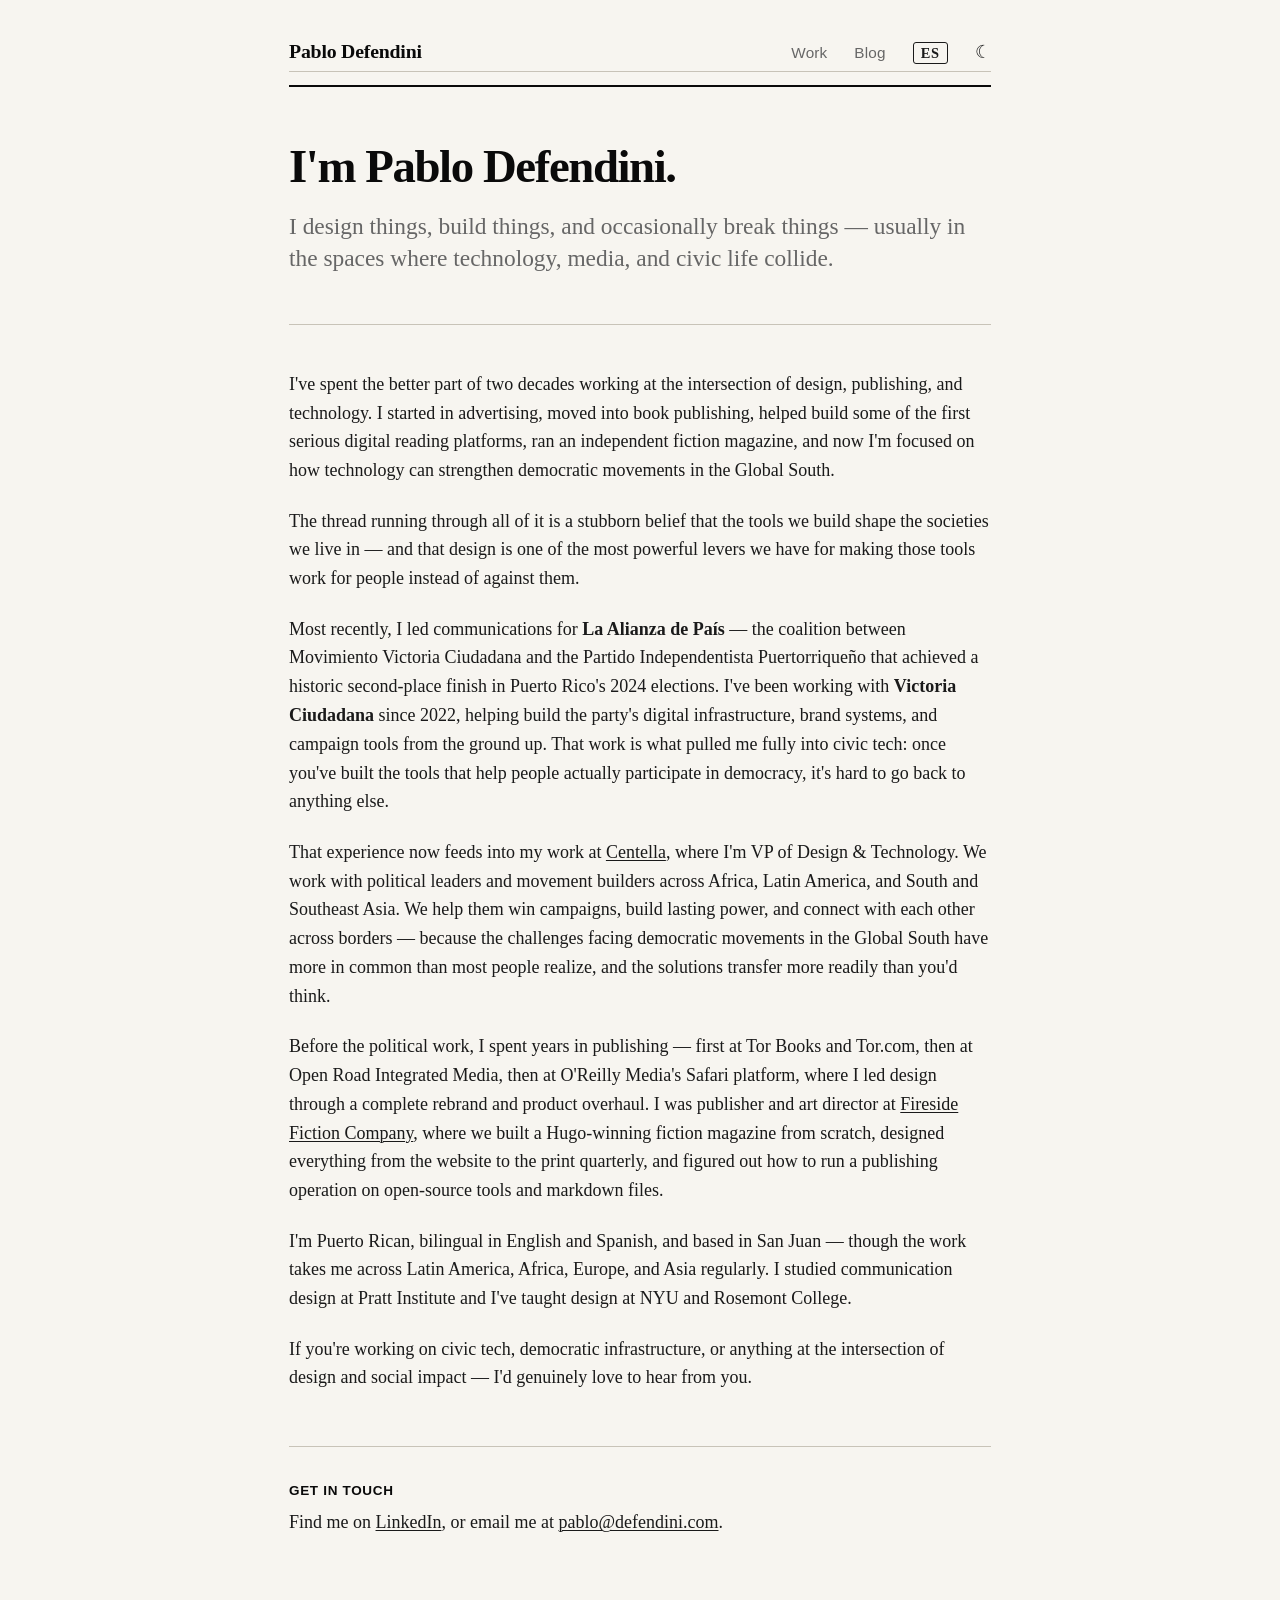
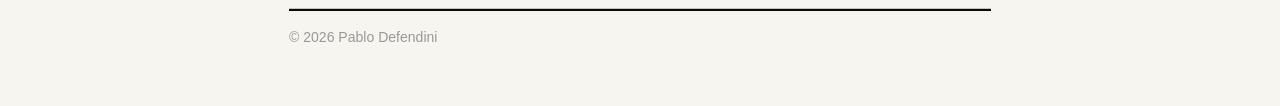
<file: site/index.html>
<!DOCTYPE html>
<html lang="en">
<head>
  <meta charset="UTF-8">
  <meta name="viewport" content="width=device-width, initial-scale=1.0">
  <title>Pablo Defendini — Design, Publishing, Civic Tech</title>
  <meta name="description" content="Pablo Defendini is a designer, technologist, and strategist working at the intersection of publishing, digital media, and civic technology.">
  <link rel="icon" href="favicon.svg" type="image/svg+xml">
  <link rel="stylesheet" href="css/style.css" id="theme-css">
  <link rel="stylesheet" href="css/lang.css">
</head>
<body>

<header class="site-header">
  <nav>
    <a href="index.html" class="site-name">Pablo Defendini</a>
    <ul>
      <li><a href="work.html" lang="en">Work</a><a href="work.html" lang="es">Trabajo</a></li>
      <li><a href="blog.html">Blog</a></li>
      <li><button class="lang-toggle" onclick="toggleLang()" aria-label="Switch language">ES</button></li>
      <li><button class="mode-toggle" onclick="toggleMode()" aria-label="Toggle dark/light mode">☾</button></li>
    </ul>
  </nav>
</header>

<main class="homepage">

  <section class="intro">
    <h1 lang="en">I'm Pablo Defendini.</h1>
    <h1 lang="es">Soy Pablo Defendini.</h1>
    <p class="lede" lang="en">I design things, build things, and occasionally break things — usually in the spaces where technology, media, and civic life collide.</p>
    <p class="lede" lang="es">Diseño cosas, construyo cosas, y de vez en cuando rompo cosas — casi siempre donde la tecnología, los medios y la vida cívica se cruzan.</p>
  </section>

  <section class="about">
    <div lang="en">
      <p>I've spent the better part of two decades working at the intersection of design, publishing, and technology. I started in advertising, moved into book publishing, helped build some of the first serious digital reading platforms, ran an independent fiction magazine, and now I'm focused on how technology can strengthen democratic movements in the Global South.</p>

      <p>The thread running through all of it is a stubborn belief that the tools we build shape the societies we live in — and that design is one of the most powerful levers we have for making those tools work for people instead of against them.</p>

      <p>Most recently, I led communications for <strong>La Alianza de País</strong> — the coalition between Movimiento Victoria Ciudadana and the Partido Independentista Puertorriqueño that achieved a historic second-place finish in Puerto Rico's 2024 elections. I've been working with <strong>Victoria Ciudadana</strong> since 2022, helping build the party's digital infrastructure, brand systems, and campaign tools from the ground up. That work is what pulled me fully into civic tech: once you've built the tools that help people actually participate in democracy, it's hard to go back to anything else.</p>

      <p>That experience now feeds into my work at <a href="https://centellaglobal.com">Centella</a>, where I'm VP of Design &amp; Technology. We work with political leaders and movement builders across Africa, Latin America, and South and Southeast Asia. We help them win campaigns, build lasting power, and connect with each other across borders — because the challenges facing democratic movements in the Global South have more in common than most people realize, and the solutions transfer more readily than you'd think.</p>

      <p>Before the political work, I spent years in publishing — first at Tor Books and Tor.com, then at Open Road Integrated Media, then at O'Reilly Media's Safari platform, where I led design through a complete rebrand and product overhaul. I was publisher and art director at <a href="https://firesidefiction.com">Fireside Fiction Company</a>, where we built a Hugo-winning fiction magazine from scratch, designed everything from the website to the print quarterly, and figured out how to run a publishing operation on open-source tools and markdown files.</p>

      <p>I'm Puerto Rican, bilingual in English and Spanish, and based in San Juan — though the work takes me across Latin America, Africa, Europe, and Asia regularly. I studied communication design at Pratt Institute and I've taught design at NYU and Rosemont College.</p>

      <p>If you're working on civic tech, democratic infrastructure, or anything at the intersection of design and social impact — I'd genuinely love to hear from you.</p>
    </div>

    <div lang="es">
      <p>Llevo casi dos décadas trabajando en la intersección del diseño, la publicación y la tecnología. Empecé en publicidad, pasé a la publicación de libros, ayudé a construir algunas de las primeras plataformas serias de lectura digital, dirigí una revista independiente de ficción, y ahora me enfoco en cómo la tecnología puede fortalecer los movimientos democráticos en el Sur Global.</p>

      <p>El hilo que conecta todo es una creencia obstinada en que las herramientas que construimos dan forma a las sociedades en las que vivimos — y que el diseño es una de las palancas más poderosas que tenemos para que esas herramientas funcionen a favor de la gente y no en su contra.</p>

      <p>Más recientemente, lideré las comunicaciones de <strong>La Alianza de País</strong> — la coalición entre el Movimiento Victoria Ciudadana y el Partido Independentista Puertorriqueño que logró un histórico segundo lugar en las elecciones generales de Puerto Rico en 2024. Trabajo con <strong>Victoria Ciudadana</strong> desde 2022, ayudando a construir la infraestructura digital, los sistemas de marca y las herramientas de campaña del partido desde cero. Ese trabajo fue lo que me empujó de lleno a la tecnología cívica: una vez que construyes las herramientas que ayudan a la gente a participar de verdad en la democracia, es difícil dedicarse a otra cosa.</p>

      <p>Esa experiencia ahora alimenta mi trabajo en <a href="https://centellaglobal.com">Centella</a>, donde soy VP de Diseño y Tecnología. Trabajamos con líderes políticos y constructores de movimientos en África, América Latina y el Sur y Sudeste Asiático. Les ayudamos a ganar campañas, construir poder duradero y conectarse entre sí a través de fronteras — porque los retos que enfrentan los movimientos democráticos en el Sur Global tienen más en común de lo que la mayoría piensa, y las soluciones se transfieren con más facilidad de lo que uno esperaría.</p>

      <p>Antes del trabajo político, pasé años en la publicación — primero en Tor Books y Tor.com, luego en Open Road Integrated Media, después en la plataforma Safari de O'Reilly Media, donde lideré el diseño a través de un rediseño completo de marca y producto. Fui editor y director de arte de <a href="https://firesidefiction.com">Fireside Fiction Company</a>, donde construimos una revista de ficción ganadora del premio Hugo desde cero, diseñamos todo desde el sitio web hasta la edición trimestral impresa, y descubrimos cómo operar una editorial con herramientas de código abierto y archivos markdown.</p>

      <p>Soy puertorriqueño, bilingüe en inglés y español, y estoy basado en San Juan — aunque el trabajo me lleva por América Latina, África, Europa y Asia con frecuencia. Estudié diseño de comunicación en Pratt Institute y he dado clases de diseño en NYU y Rosemont College.</p>

      <p>Si estás trabajando en tecnología cívica, infraestructura democrática, o cualquier cosa en la intersección del diseño y el impacto social — me encantaría saber de ti.</p>
    </div>
  </section>

  <section class="contact">
    <h2 lang="en">Get in touch</h2>
    <h2 lang="es">Contacto</h2>
    <p lang="en">Find me on <a href="https://www.linkedin.com/in/pdefendini/">LinkedIn</a>, or email me at <a href="mailto:pablo@defendini.com">pablo@defendini.com</a>.</p>
    <p lang="es">Encuéntrame en <a href="https://www.linkedin.com/in/pdefendini/">LinkedIn</a>, o escríbeme a <a href="mailto:pablo@defendini.com">pablo@defendini.com</a>.</p>
  </section>

</main>

<footer class="site-footer">
  <p>&copy; 2026 Pablo Defendini</p>
</footer>

<script src="js/lang.js"></script>
<script src="js/theme.js"></script>
</body>
</html>
</file>
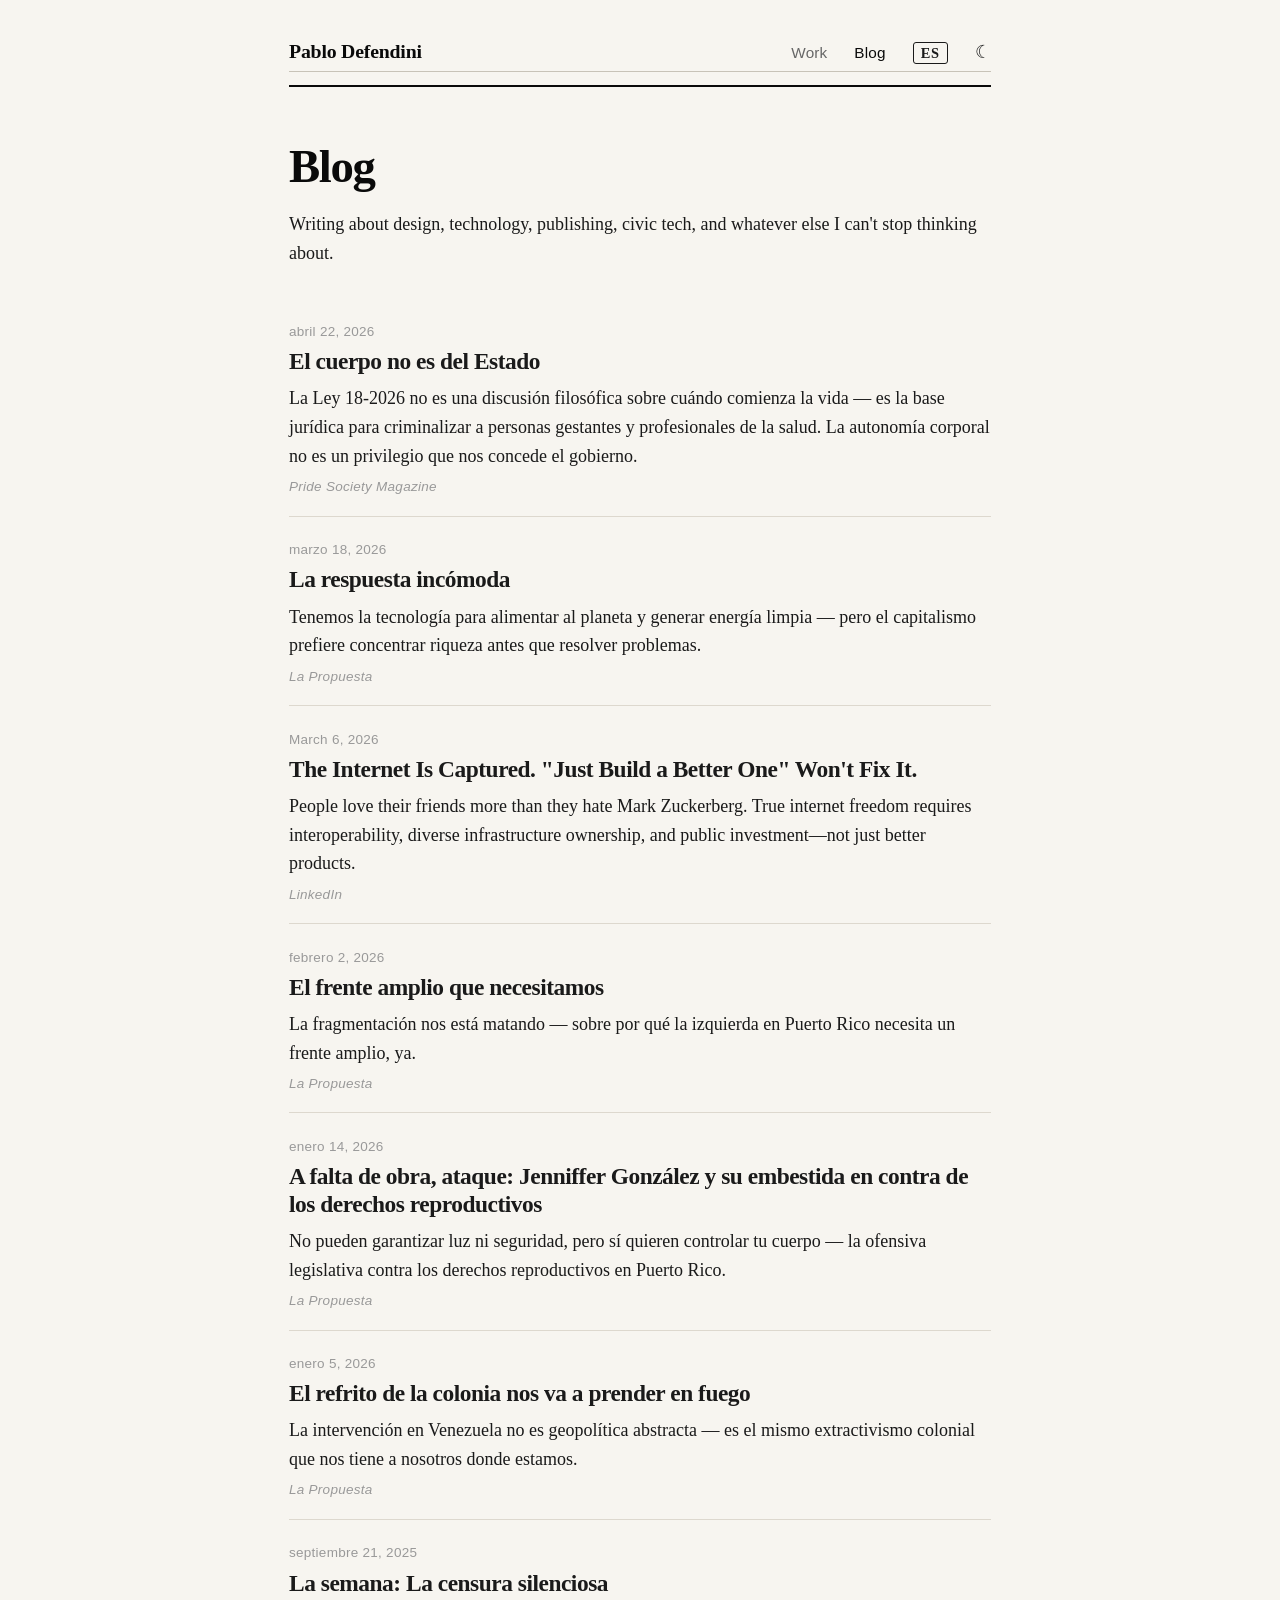
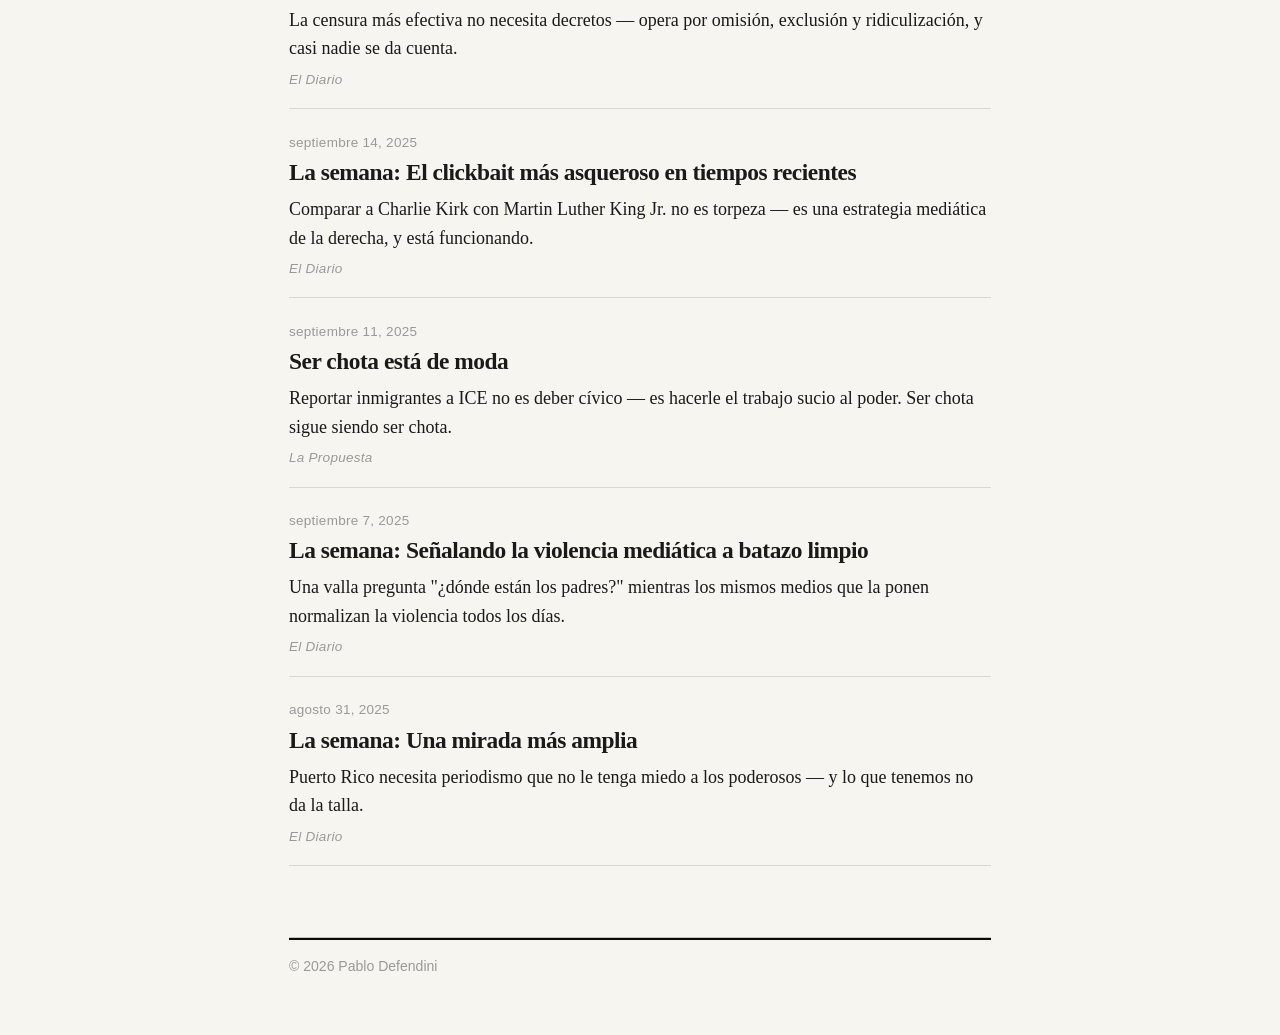
<file: site/blog.html>
<!DOCTYPE html>
<html lang="en">
<head>
  <meta charset="UTF-8">
  <meta name="viewport" content="width=device-width, initial-scale=1.0">
  <title>Blog — Pablo Defendini</title>
  <meta name="description" content="Writing about design, technology, publishing, and civic tech.">
  <link rel="icon" href="favicon.svg" type="image/svg+xml">
  <link rel="stylesheet" href="css/style.css" id="theme-css">
  <link rel="stylesheet" href="css/lang.css">
</head>
<body>

<header class="site-header">
  <nav>
    <a href="index.html" class="site-name">Pablo Defendini</a>
    <ul>
      <li><a href="work.html" lang="en">Work</a><a href="work.html" lang="es">Trabajo</a></li>
      <li><a href="blog.html" class="active">Blog</a></li>
      <li><button class="lang-toggle" onclick="toggleLang()" aria-label="Switch language">ES</button></li>
      <li><button class="mode-toggle" onclick="toggleMode()" aria-label="Toggle dark/light mode">☾</button></li>
    </ul>
  </nav>
</header>

<main class="blog">

  <section class="blog-intro">
    <h1>Blog</h1>
    <p lang="en">Writing about design, technology, publishing, civic tech, and whatever else I can't stop thinking about.</p>
    <p lang="es">Escribo sobre diseño, tecnología, publicación, tecnología cívica, y cualquier otra cosa que no me deje tranquilo.</p>
  </section>

  <section class="blog-list">

    <article class="blog-post-preview">
      <time datetime="2026-04-22">abril 22, 2026</time>
      <h2><a href="https://pridesocietymagazine.com/el-cuerpo-no-es-del-estado/">El cuerpo no es del Estado</a></h2>
      <p>La Ley 18-2026 no es una discusión filosófica sobre cuándo comienza la vida — es la base jurídica para criminalizar a personas gestantes y profesionales de la salud. La autonomía corporal no es un privilegio que nos concede el gobierno.</p>
      <p class="source">Pride Society Magazine</p>
    </article>

    <article class="blog-post-preview">
      <time datetime="2026-03-18">marzo 18, 2026</time>
      <h2><a href="https://lapropuesta.pr/la-respuesta-incomoda/">La respuesta incómoda</a></h2>
      <p>Tenemos la tecnología para alimentar al planeta y generar energía limpia — pero el capitalismo prefiere concentrar riqueza antes que resolver problemas.</p>
      <p class="source">La Propuesta</p>
    </article>

    <article class="blog-post-preview">
      <time datetime="2026-03-06">March 6, 2026</time>
      <h2><a href="https://www.linkedin.com/pulse/internet-captured-just-build-better-one-wont-fix-pablo-defendini-gm12e/">The Internet Is Captured. "Just Build a Better One" Won't Fix It.</a></h2>
      <p>People love their friends more than they hate Mark Zuckerberg. True internet freedom requires interoperability, diverse infrastructure ownership, and public investment—not just better products.</p>
      <p class="source">LinkedIn</p>
    </article>

    <article class="blog-post-preview">
      <time datetime="2026-02-02">febrero 2, 2026</time>
      <h2><a href="https://lapropuesta.pr/el-frente-amplio-que-necesitamos/">El frente amplio que necesitamos</a></h2>
      <p>La fragmentación nos está matando — sobre por qué la izquierda en Puerto Rico necesita un frente amplio, ya.</p>
      <p class="source">La Propuesta</p>
    </article>

    <article class="blog-post-preview">
      <time datetime="2026-01-14">enero 14, 2026</time>
      <h2><a href="https://lapropuesta.pr/a-falta-de-obra-ataque-jenniffer-gonzalez-y-su-embestida-en-contra-de-los-derechos-reproductivos/">A falta de obra, ataque: Jenniffer González y su embestida en contra de los derechos reproductivos</a></h2>
      <p>No pueden garantizar luz ni seguridad, pero sí quieren controlar tu cuerpo — la ofensiva legislativa contra los derechos reproductivos en Puerto Rico.</p>
      <p class="source">La Propuesta</p>
    </article>

    <article class="blog-post-preview">
      <time datetime="2026-01-05">enero 5, 2026</time>
      <h2><a href="https://lapropuesta.pr/el-refrito-de-la-colonia-nos-va-a-prender-en-fuego/">El refrito de la colonia nos va a prender en fuego</a></h2>
      <p>La intervención en Venezuela no es geopolítica abstracta — es el mismo extractivismo colonial que nos tiene a nosotros donde estamos.</p>
      <p class="source">La Propuesta</p>
    </article>

    <article class="blog-post-preview">
      <time datetime="2025-09-21">septiembre 21, 2025</time>
      <h2><a href="https://eldiario.pr/articulo/2025-09-21-la-semana-la-censura-silenciosa.html">La semana: La censura silenciosa</a></h2>
      <p>La censura más efectiva no necesita decretos — opera por omisión, exclusión y ridiculización, y casi nadie se da cuenta.</p>
      <p class="source">El Diario</p>
    </article>

    <article class="blog-post-preview">
      <time datetime="2025-09-14">septiembre 14, 2025</time>
      <h2><a href="https://eldiario.pr/articulo/2025-09-14-la-semana-el-clickbait-mas-asqueroso-en-tiempos-recientes.html">La semana: El clickbait más asqueroso en tiempos recientes</a></h2>
      <p>Comparar a Charlie Kirk con Martin Luther King Jr. no es torpeza — es una estrategia mediática de la derecha, y está funcionando.</p>
      <p class="source">El Diario</p>
    </article>

    <article class="blog-post-preview">
      <time datetime="2025-09-11">septiembre 11, 2025</time>
      <h2><a href="https://lapropuesta.pr/ser-chota-esta-de-moda/">Ser chota está de moda</a></h2>
      <p>Reportar inmigrantes a ICE no es deber cívico — es hacerle el trabajo sucio al poder. Ser chota sigue siendo ser chota.</p>
      <p class="source">La Propuesta</p>
    </article>

    <article class="blog-post-preview">
      <time datetime="2025-09-07">septiembre 7, 2025</time>
      <h2><a href="https://eldiario.pr/articulo/2025-09-07-la-semana-senalando-la-violencia-mediatica-a-batazo-limpio.html">La semana: Señalando la violencia mediática a batazo limpio</a></h2>
      <p>Una valla pregunta "¿dónde están los padres?" mientras los mismos medios que la ponen normalizan la violencia todos los días.</p>
      <p class="source">El Diario</p>
    </article>

    <article class="blog-post-preview">
      <time datetime="2025-08-31">agosto 31, 2025</time>
      <h2><a href="https://eldiario.pr/articulo/2025-08-31-la-semana-una-mirada-mas-amplia.html">La semana: Una mirada más amplia</a></h2>
      <p>Puerto Rico necesita periodismo que no le tenga miedo a los poderosos — y lo que tenemos no da la talla.</p>
      <p class="source">El Diario</p>
    </article>

  </section>

</main>

<footer class="site-footer">
  <p>&copy; 2026 Pablo Defendini</p>
</footer>

<script src="js/lang.js"></script>
<script src="js/theme.js"></script>
</body>
</html>
</file>
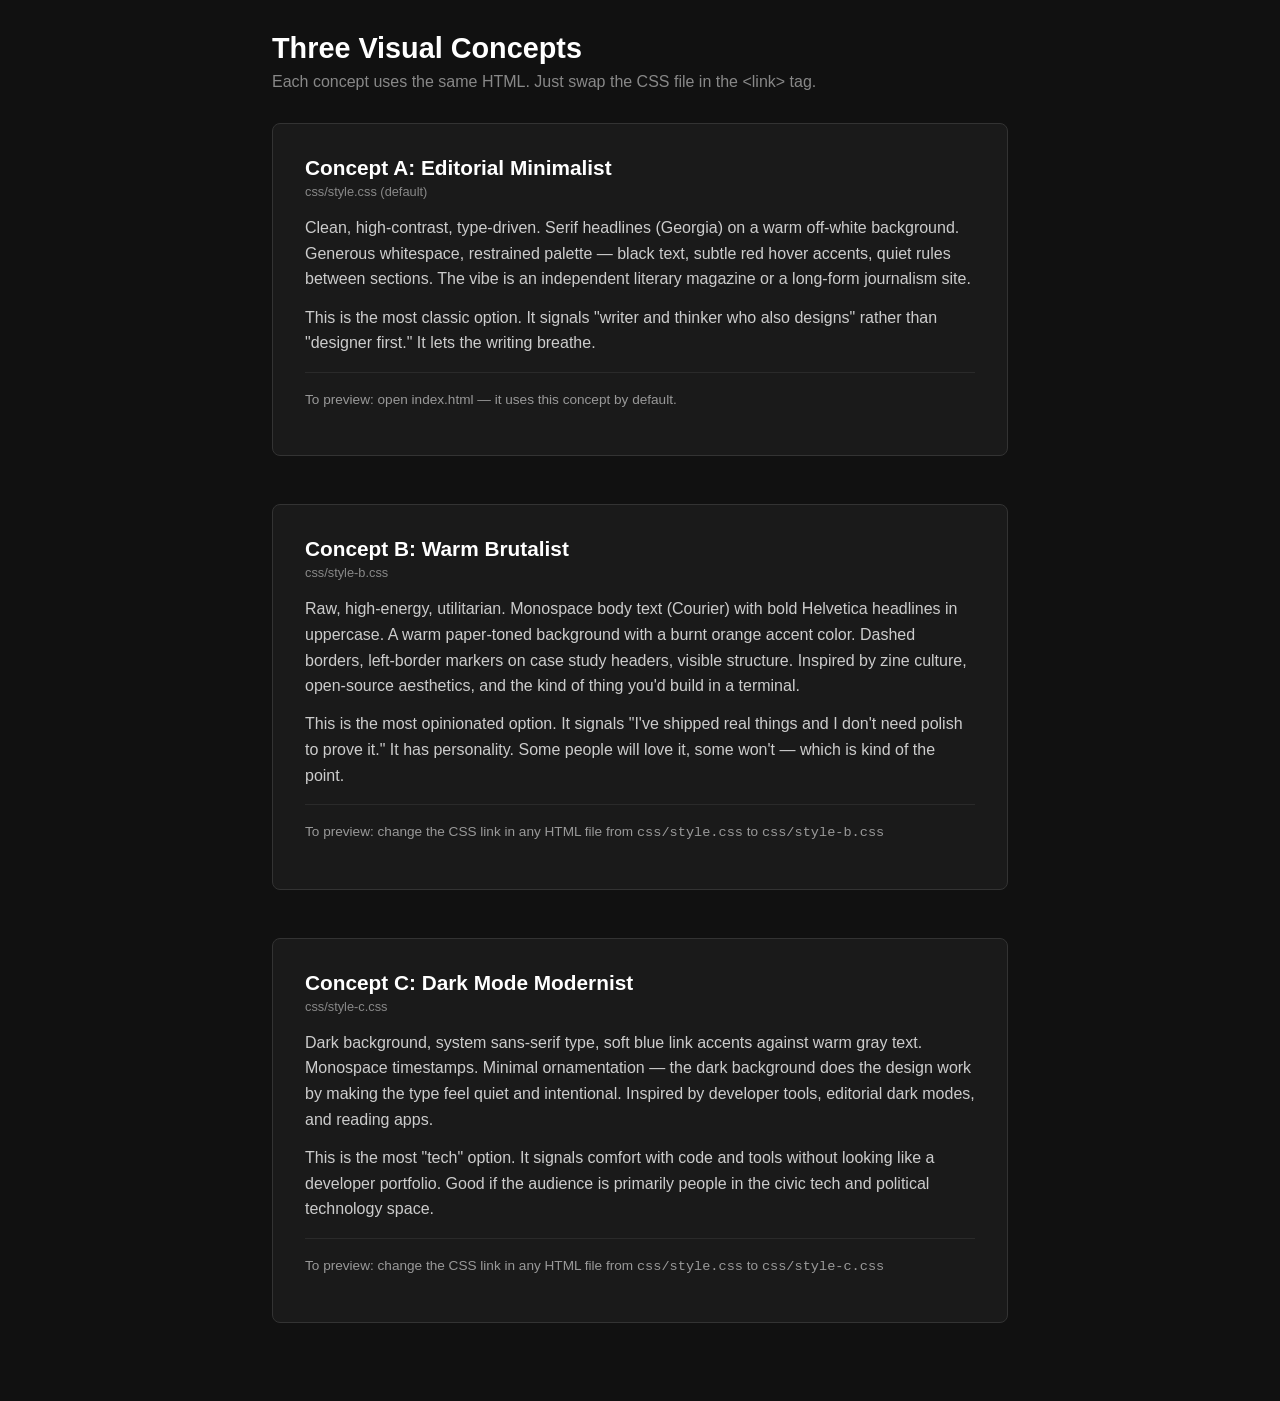
<file: site/concepts.html>
<!DOCTYPE html>
<html lang="en">
<head>
  <meta charset="UTF-8">
  <meta name="viewport" content="width=device-width, initial-scale=1.0">
  <title>Visual Design Concepts — Pablo Defendini</title>
  <style>
    *, *::before, *::after { box-sizing: border-box; margin: 0; padding: 0; }
    body {
      font-family: -apple-system, 'Segoe UI', 'Helvetica Neue', sans-serif;
      background: #111;
      color: #ccc;
      padding: 2rem;
      max-width: 50rem;
      margin: 0 auto;
    }
    h1 { font-size: 1.8rem; margin-bottom: 0.5rem; color: #fff; }
    .subtitle { color: #888; margin-bottom: 2rem; }
    .concept { margin-bottom: 3rem; padding: 2rem; border-radius: 8px; background: #1a1a1a; border: 1px solid #333; }
    .concept h2 { font-size: 1.3rem; color: #fff; margin-bottom: 0.25rem; }
    .concept .tag { font-size: 0.8rem; color: #888; margin-bottom: 1rem; display: block; }
    .concept p { margin-bottom: 0.8rem; line-height: 1.6; }
    .concept .how { font-size: 0.85rem; color: #999; border-top: 1px solid #2a2a2a; padding-top: 1rem; margin-top: 1rem; }
    a { color: #6db3f2; }
  </style>
</head>
<body>

<h1>Three Visual Concepts</h1>
<p class="subtitle">Each concept uses the same HTML. Just swap the CSS file in the &lt;link&gt; tag.</p>

<div class="concept">
  <h2>Concept A: Editorial Minimalist</h2>
  <span class="tag">css/style.css (default)</span>
  <p>Clean, high-contrast, type-driven. Serif headlines (Georgia) on a warm off-white background. Generous whitespace, restrained palette — black text, subtle red hover accents, quiet rules between sections. The vibe is an independent literary magazine or a long-form journalism site.</p>
  <p>This is the most classic option. It signals "writer and thinker who also designs" rather than "designer first." It lets the writing breathe.</p>
  <p class="how">To preview: open index.html — it uses this concept by default.</p>
</div>

<div class="concept">
  <h2>Concept B: Warm Brutalist</h2>
  <span class="tag">css/style-b.css</span>
  <p>Raw, high-energy, utilitarian. Monospace body text (Courier) with bold Helvetica headlines in uppercase. A warm paper-toned background with a burnt orange accent color. Dashed borders, left-border markers on case study headers, visible structure. Inspired by zine culture, open-source aesthetics, and the kind of thing you'd build in a terminal.</p>
  <p>This is the most opinionated option. It signals "I've shipped real things and I don't need polish to prove it." It has personality. Some people will love it, some won't — which is kind of the point.</p>
  <p class="how">To preview: change the CSS link in any HTML file from <code>css/style.css</code> to <code>css/style-b.css</code></p>
</div>

<div class="concept">
  <h2>Concept C: Dark Mode Modernist</h2>
  <span class="tag">css/style-c.css</span>
  <p>Dark background, system sans-serif type, soft blue link accents against warm gray text. Monospace timestamps. Minimal ornamentation — the dark background does the design work by making the type feel quiet and intentional. Inspired by developer tools, editorial dark modes, and reading apps.</p>
  <p>This is the most "tech" option. It signals comfort with code and tools without looking like a developer portfolio. Good if the audience is primarily people in the civic tech and political technology space.</p>
  <p class="how">To preview: change the CSS link in any HTML file from <code>css/style.css</code> to <code>css/style-c.css</code></p>
</div>

</body>
</html>
</file>
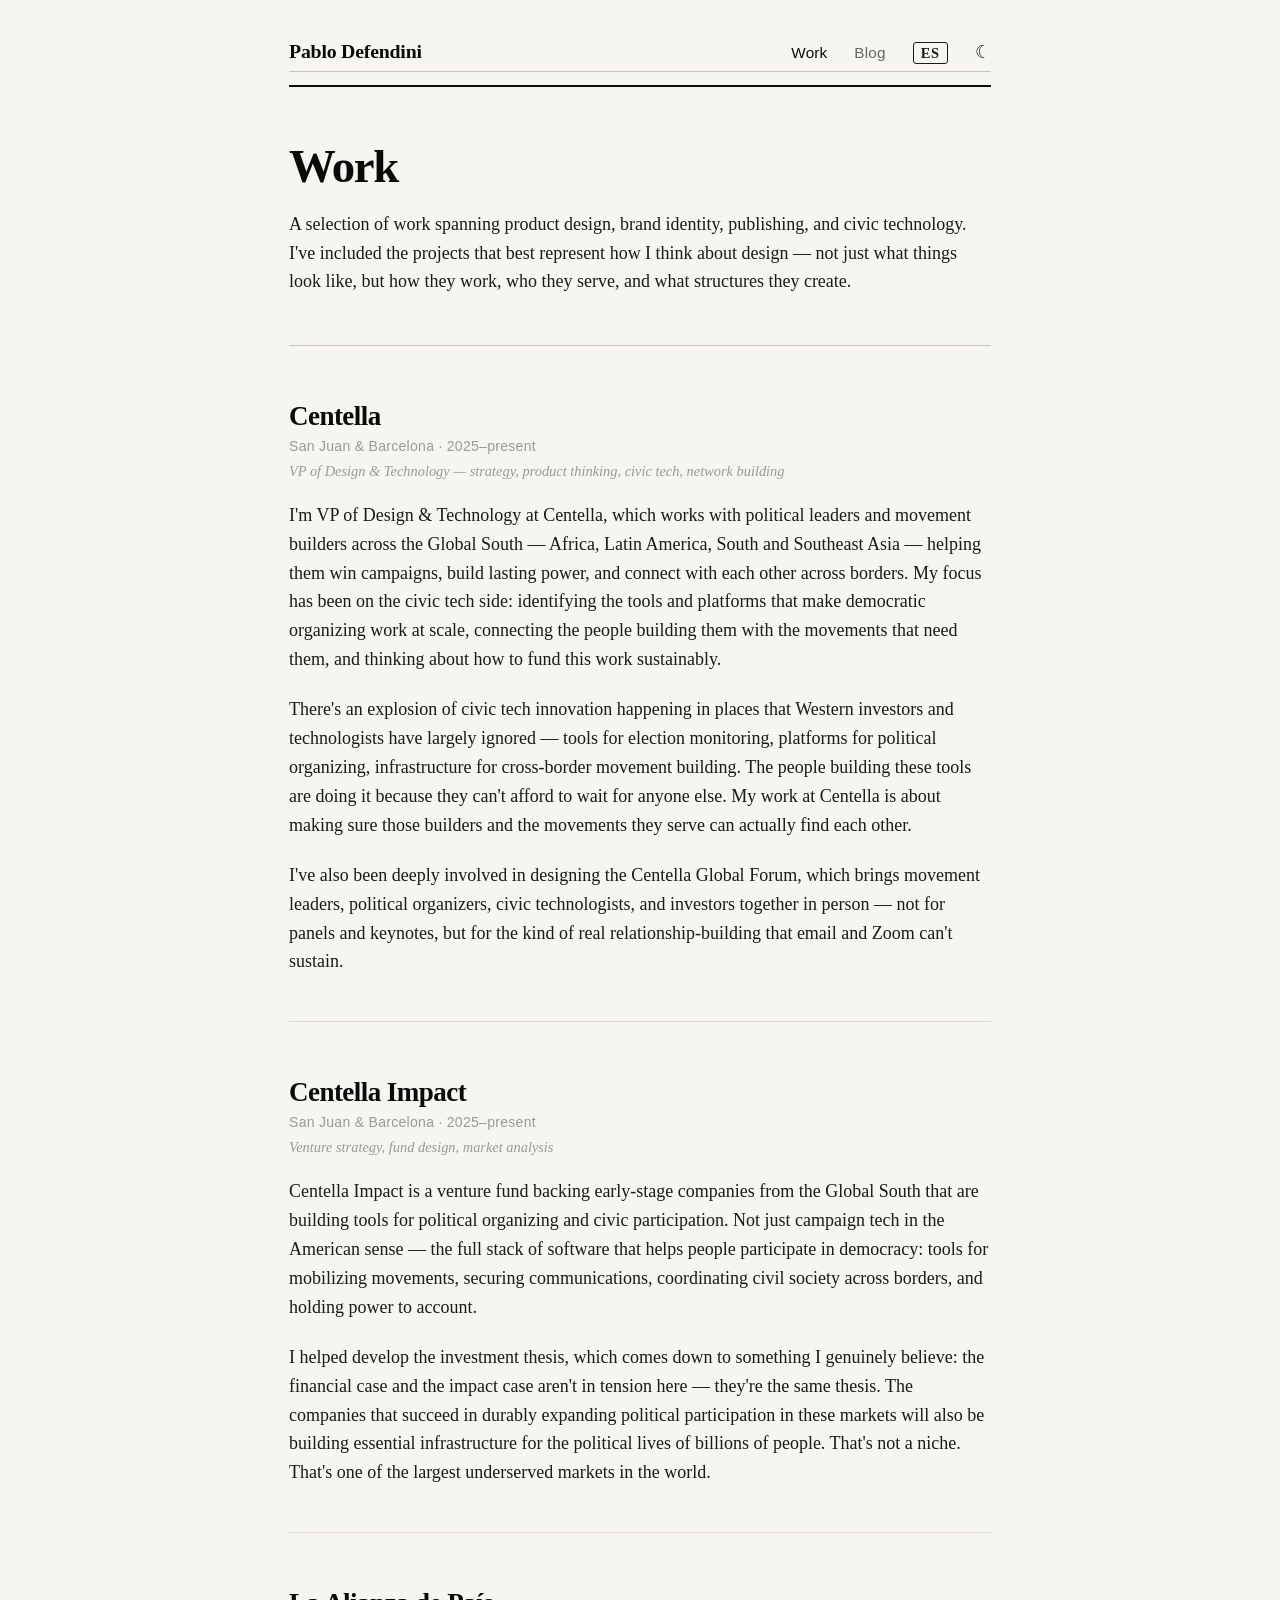
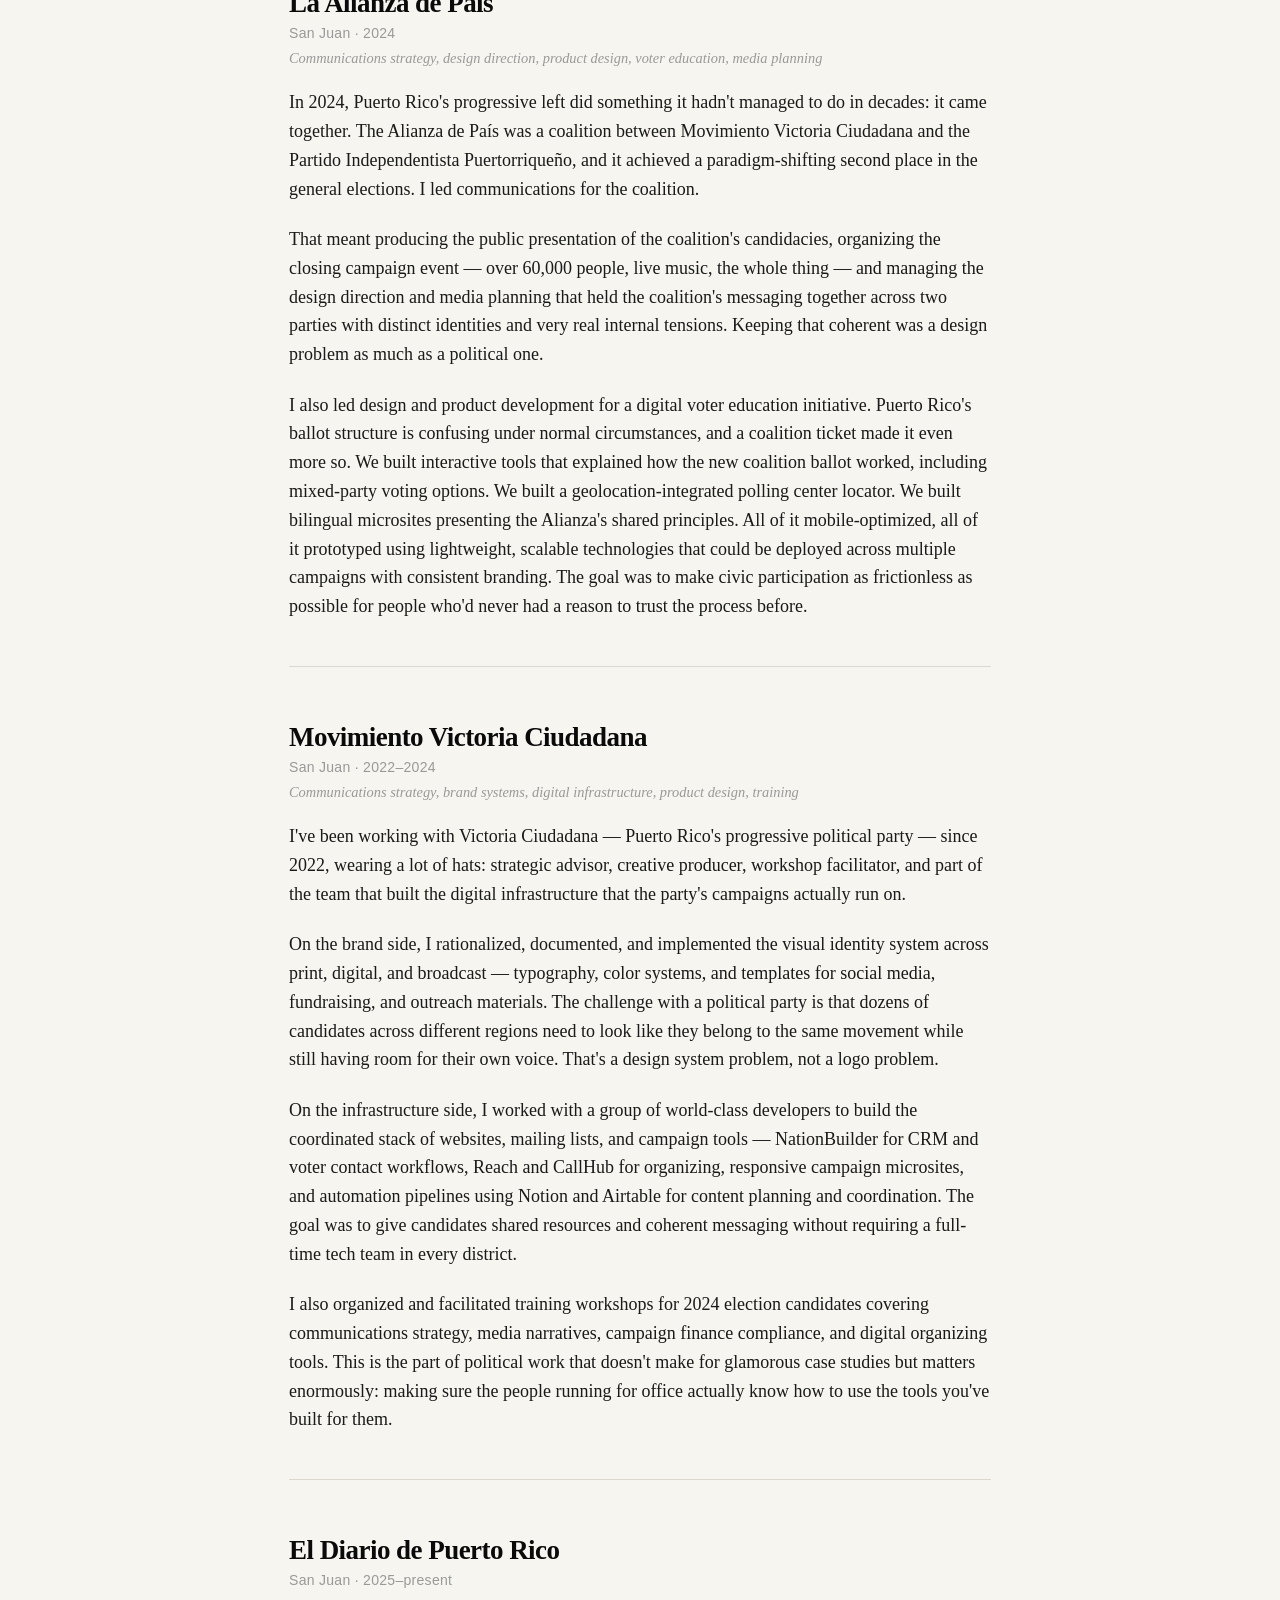
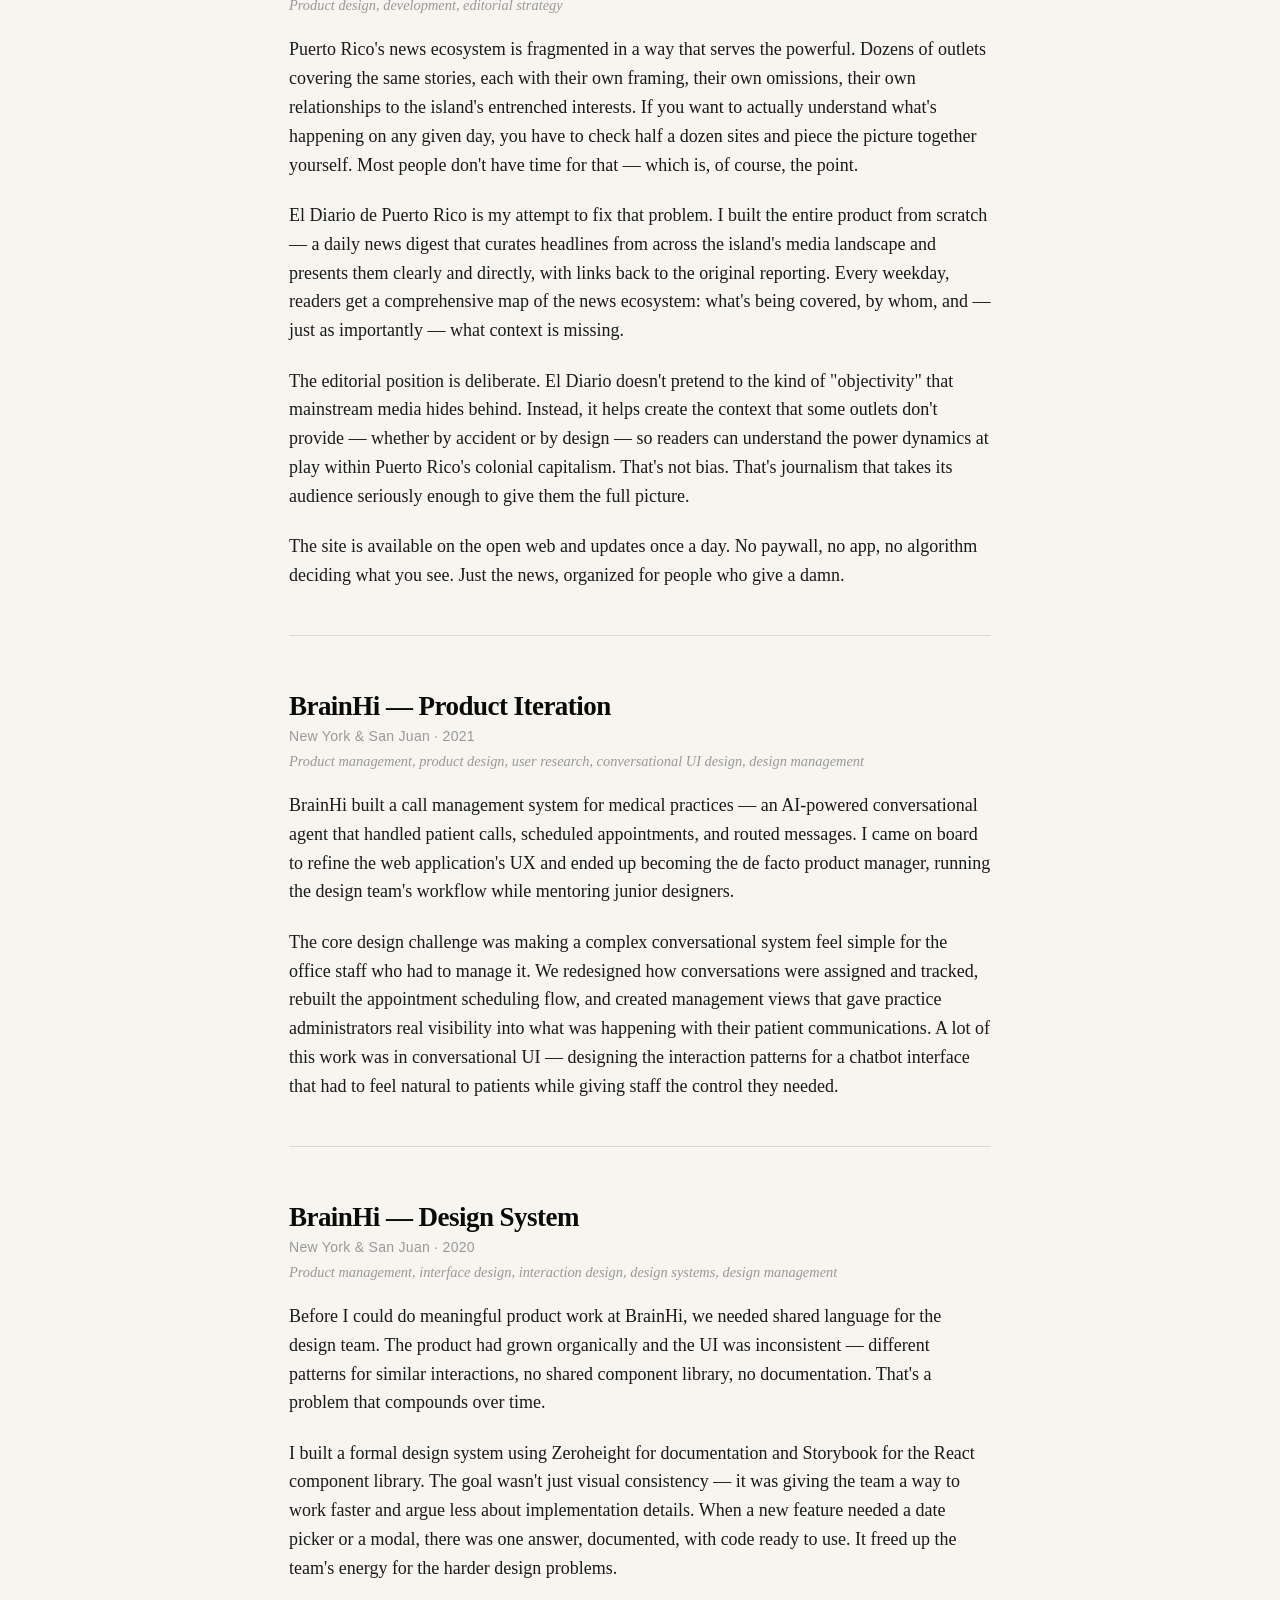
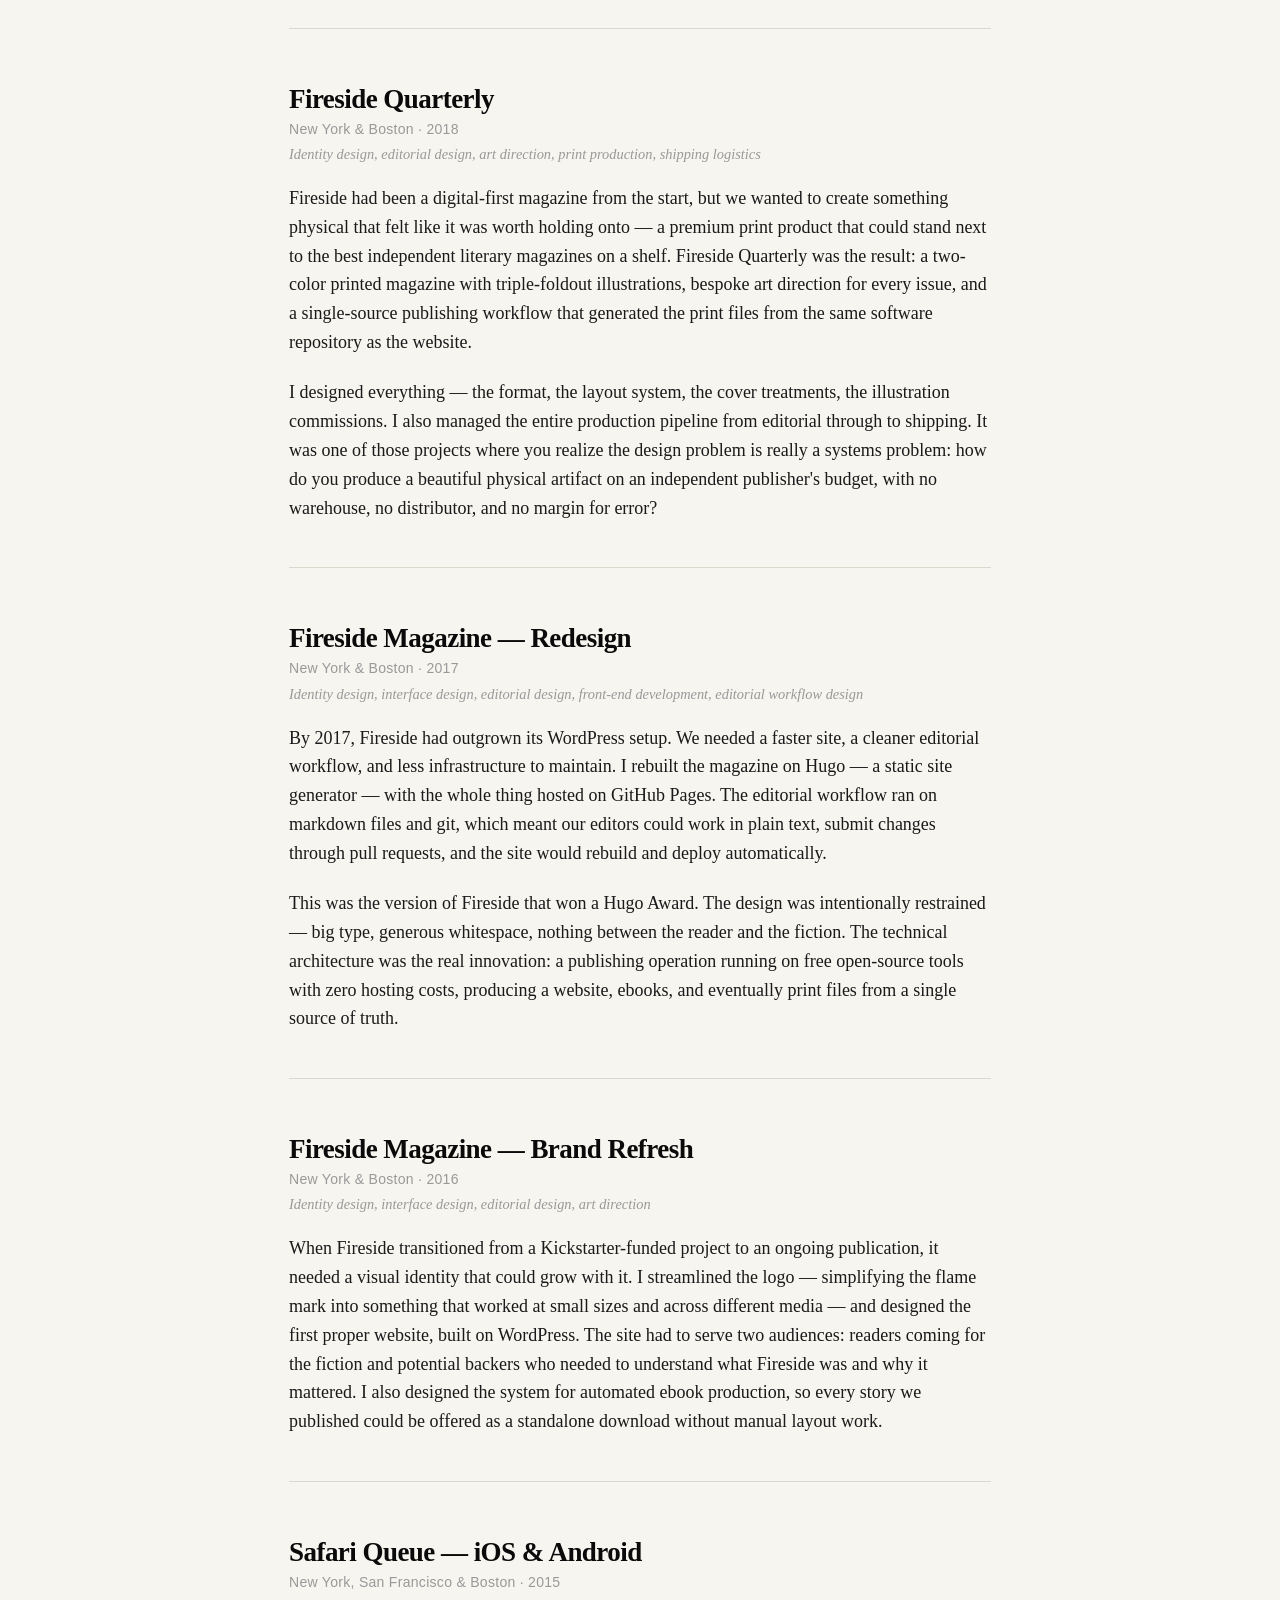
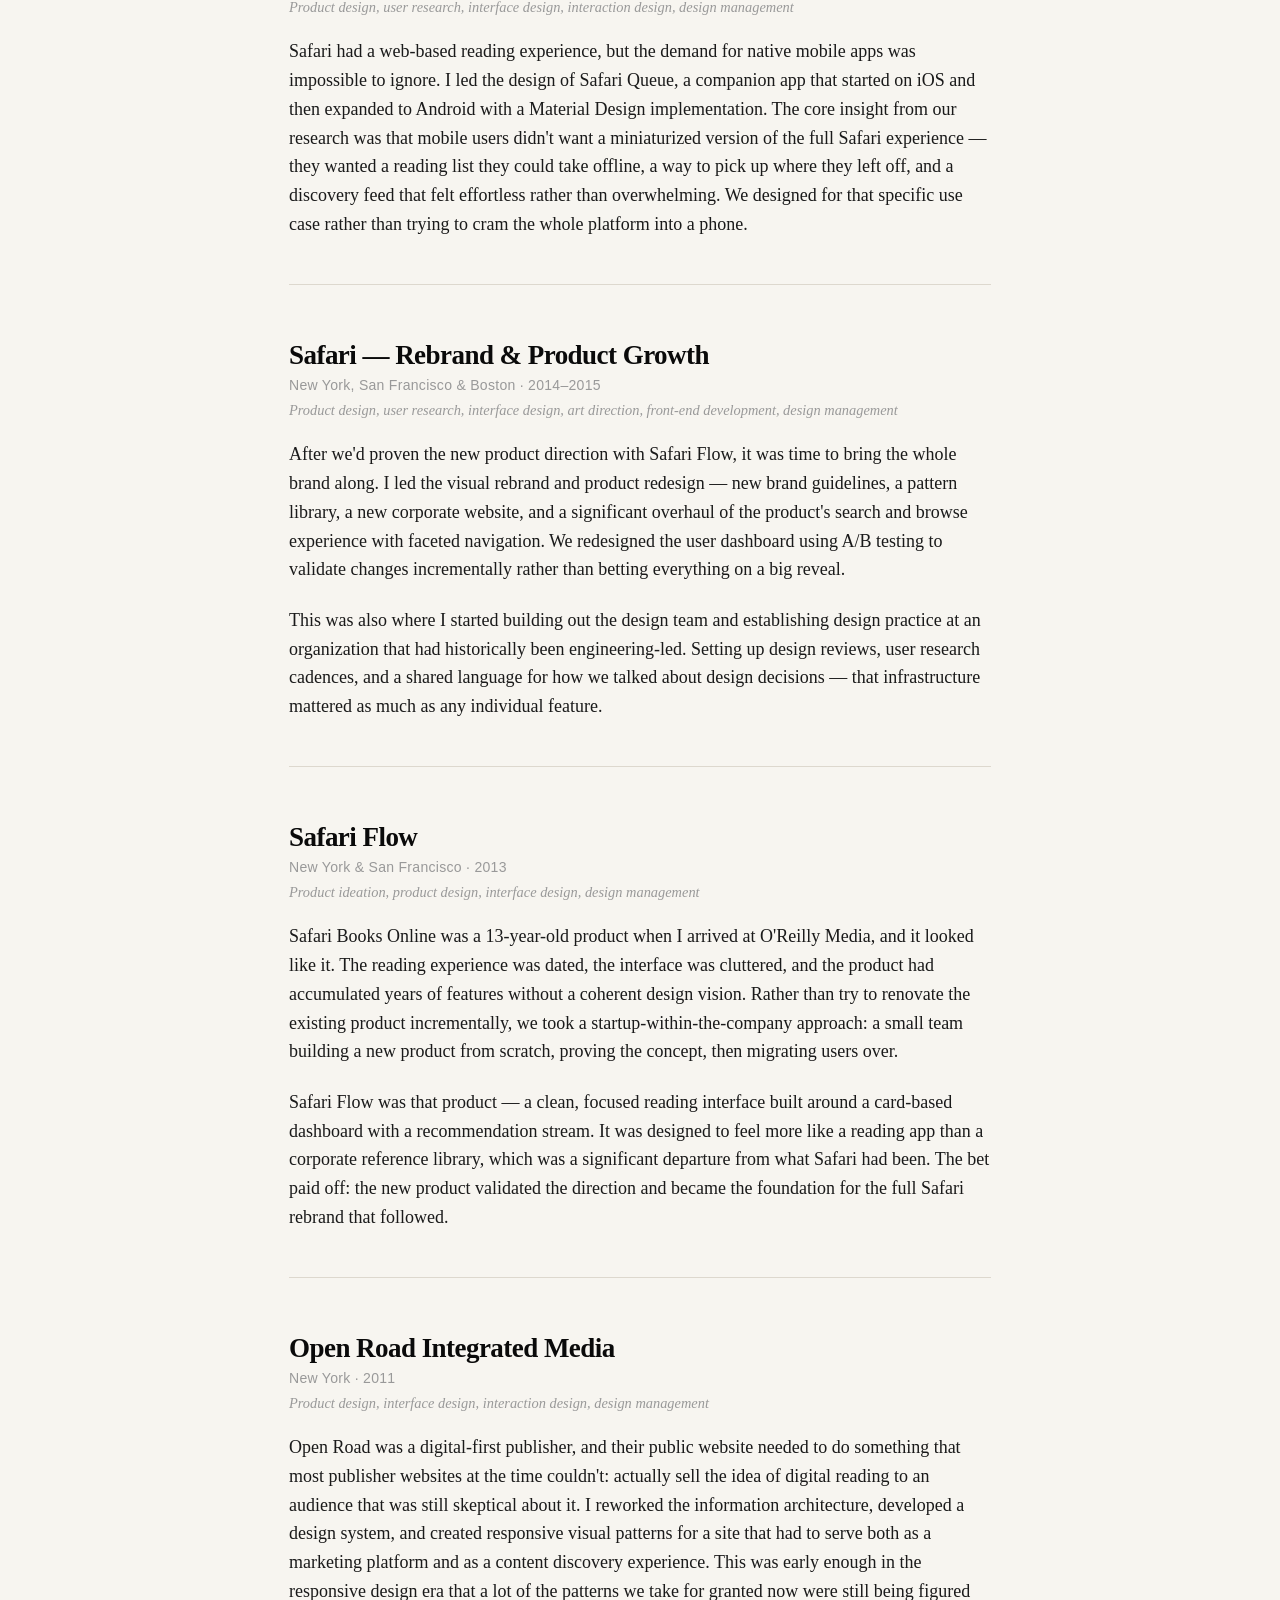
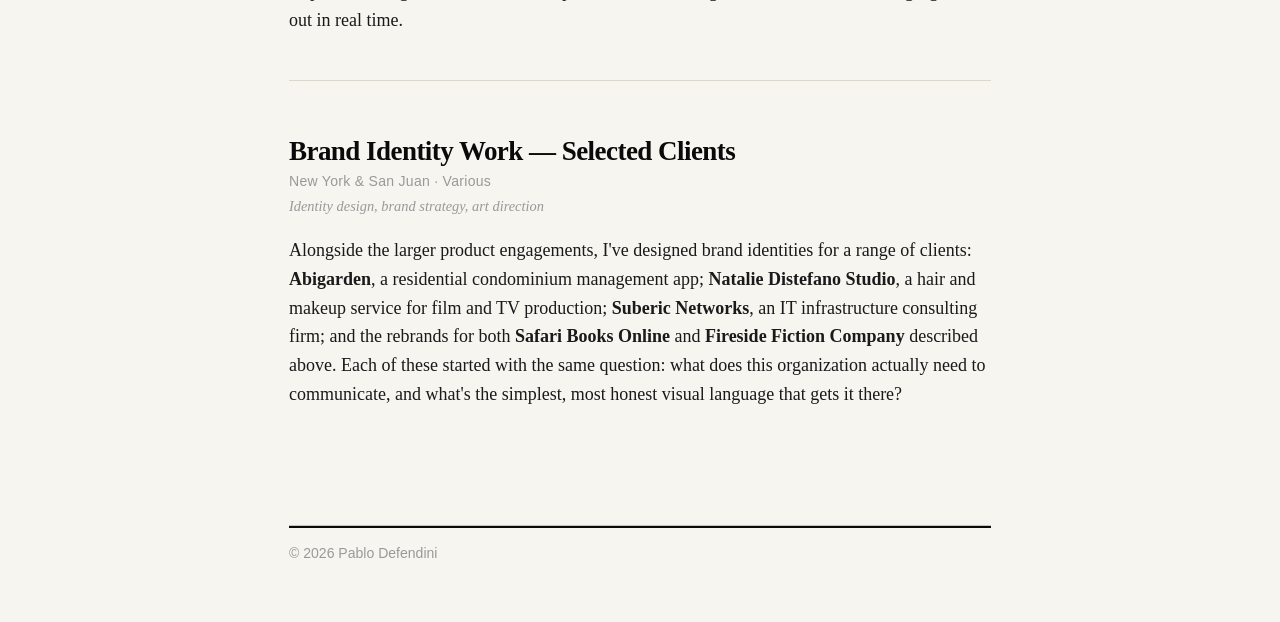
<file: site/work.html>
<!DOCTYPE html>
<html lang="en">
<head>
  <meta charset="UTF-8">
  <meta name="viewport" content="width=device-width, initial-scale=1.0">
  <title>Work — Pablo Defendini</title>
  <meta name="description" content="Selected work in product design, brand identity, publishing, and civic technology.">
  <link rel="icon" href="favicon.svg" type="image/svg+xml">
  <link rel="stylesheet" href="css/style.css" id="theme-css">
  <link rel="stylesheet" href="css/lang.css">
</head>
<body>

<header class="site-header">
  <nav>
    <a href="index.html" class="site-name">Pablo Defendini</a>
    <ul>
      <li><a href="work.html" class="active" lang="en">Work</a><a href="work.html" class="active" lang="es">Trabajo</a></li>
      <li><a href="blog.html">Blog</a></li>
      <li><button class="lang-toggle" onclick="toggleLang()" aria-label="Switch language">ES</button></li>
      <li><button class="mode-toggle" onclick="toggleMode()" aria-label="Toggle dark/light mode">☾</button></li>
    </ul>
  </nav>
</header>

<main class="work">

  <section class="work-intro">
    <h1 lang="en">Work</h1>
    <h1 lang="es">Trabajo</h1>
    <p lang="en">A selection of work spanning product design, brand identity, publishing, and civic technology. I've included the projects that best represent how I think about design — not just what things look like, but how they work, who they serve, and what structures they create.</p>
    <p lang="es">Una selección de trabajo que abarca diseño de producto, identidad de marca, publicación y tecnología cívica. He incluido los proyectos que mejor representan cómo pienso sobre el diseño — no solo cómo se ven las cosas, sino cómo funcionan, a quién sirven y qué estructuras crean.</p>
  </section>

  <!-- POLITICAL & CIVIC TECH WORK -->

  <article class="case-study" id="centella">
    <div class="case-study-header">
      <h2>Centella</h2>
      <p class="meta">San Juan &amp; Barcelona &middot; 2025–present</p>
      <p class="roles" lang="en">VP of Design &amp; Technology — strategy, product thinking, civic tech, network building</p>
      <p class="roles" lang="es">VP de Diseño y Tecnología — estrategia, pensamiento de producto, tecnología cívica, construcción de redes</p>
    </div>
    <div class="case-study-body" lang="en">
      <p>I'm VP of Design &amp; Technology at Centella, which works with political leaders and movement builders across the Global South — Africa, Latin America, South and Southeast Asia — helping them win campaigns, build lasting power, and connect with each other across borders. My focus has been on the civic tech side: identifying the tools and platforms that make democratic organizing work at scale, connecting the people building them with the movements that need them, and thinking about how to fund this work sustainably.</p>
      <p>There's an explosion of civic tech innovation happening in places that Western investors and technologists have largely ignored — tools for election monitoring, platforms for political organizing, infrastructure for cross-border movement building. The people building these tools are doing it because they can't afford to wait for anyone else. My work at Centella is about making sure those builders and the movements they serve can actually find each other.</p>
      <p>I've also been deeply involved in designing the Centella Global Forum, which brings movement leaders, political organizers, civic technologists, and investors together in person — not for panels and keynotes, but for the kind of real relationship-building that email and Zoom can't sustain.</p>
    </div>
    <div class="case-study-body" lang="es">
      <p>Soy VP de Diseño y Tecnología en Centella, que trabaja con líderes políticos y constructores de movimientos en todo el Sur Global — África, América Latina y el Sur y Sudeste Asiático — ayudándoles a ganar campañas, construir poder duradero y conectarse entre sí a través de fronteras. Mi enfoque ha sido el lado de la tecnología cívica: identificar las herramientas y plataformas que hacen que la organización democrática funcione a escala, conectar a quienes las construyen con los movimientos que las necesitan, y pensar en cómo financiar este trabajo de forma sostenible.</p>
      <p>Hay una explosión de innovación en tecnología cívica ocurriendo en lugares que los inversionistas y tecnólogos occidentales han ignorado en gran medida — herramientas para monitoreo electoral, plataformas para organización política, infraestructura para la construcción de movimientos transfronterizos. La gente que construye estas herramientas lo hace porque no puede permitirse esperar a que alguien más lo haga. Mi trabajo en Centella consiste en asegurar que esos constructores y los movimientos a los que sirven puedan encontrarse.</p>
      <p>También he estado profundamente involucrado en el diseño del Centella Global Forum, que reúne a líderes de movimientos, organizadores políticos, tecnólogos cívicos e inversionistas en persona — no para paneles y conferencias magistrales, sino para el tipo de construcción de relaciones reales que el correo electrónico y Zoom no pueden sostener.</p>
    </div>
  </article>

  <article class="case-study" id="centella-impact">
    <div class="case-study-header">
      <h2>Centella Impact</h2>
      <p class="meta">San Juan &amp; Barcelona &middot; 2025–present</p>
      <p class="roles" lang="en">Venture strategy, fund design, market analysis</p>
      <p class="roles" lang="es">Estrategia de inversión, diseño de fondo, análisis de mercado</p>
    </div>
    <div class="case-study-body" lang="en">
      <p>Centella Impact is a venture fund backing early-stage companies from the Global South that are building tools for political organizing and civic participation. Not just campaign tech in the American sense — the full stack of software that helps people participate in democracy: tools for mobilizing movements, securing communications, coordinating civil society across borders, and holding power to account.</p>
      <p>I helped develop the investment thesis, which comes down to something I genuinely believe: the financial case and the impact case aren't in tension here — they're the same thesis. The companies that succeed in durably expanding political participation in these markets will also be building essential infrastructure for the political lives of billions of people. That's not a niche. That's one of the largest underserved markets in the world.</p>
    </div>
    <div class="case-study-body" lang="es">
      <p>Centella Impact es un fondo de inversión que respalda empresas en etapa temprana del Sur Global que están construyendo herramientas para la organización política y la participación cívica. No solo tecnología de campaña en el sentido estadounidense — todo el stack de software que ayuda a la gente a participar en la democracia: herramientas para movilizar movimientos, asegurar comunicaciones, coordinar la sociedad civil a través de fronteras y exigir rendición de cuentas.</p>
      <p>Ayudé a desarrollar la tesis de inversión, que se reduce a algo en lo que creo genuinamente: el caso financiero y el caso de impacto no están en tensión aquí — son la misma tesis. Las empresas que logren expandir de manera duradera la participación política en estos mercados también estarán construyendo infraestructura esencial para la vida política de miles de millones de personas. Eso no es un nicho. Es uno de los mercados desatendidos más grandes del mundo.</p>
    </div>
  </article>

  <article class="case-study" id="alianza">
    <div class="case-study-header">
      <h2>La Alianza de País</h2>
      <p class="meta">San Juan &middot; 2024</p>
      <p class="roles" lang="en">Communications strategy, design direction, product design, voter education, media planning</p>
      <p class="roles" lang="es">Estrategia de comunicaciones, dirección de diseño, diseño de producto, educación al votante, planificación de medios</p>
    </div>
    <div class="case-study-body" lang="en">
      <p>In 2024, Puerto Rico's progressive left did something it hadn't managed to do in decades: it came together. The Alianza de País was a coalition between Movimiento Victoria Ciudadana and the Partido Independentista Puertorriqueño, and it achieved a paradigm-shifting second place in the general elections. I led communications for the coalition.</p>
      <p>That meant producing the public presentation of the coalition's candidacies, organizing the closing campaign event — over 60,000 people, live music, the whole thing — and managing the design direction and media planning that held the coalition's messaging together across two parties with distinct identities and very real internal tensions. Keeping that coherent was a design problem as much as a political one.</p>
      <p>I also led design and product development for a digital voter education initiative. Puerto Rico's ballot structure is confusing under normal circumstances, and a coalition ticket made it even more so. We built interactive tools that explained how the new coalition ballot worked, including mixed-party voting options. We built a geolocation-integrated polling center locator. We built bilingual microsites presenting the Alianza's shared principles. All of it mobile-optimized, all of it prototyped using lightweight, scalable technologies that could be deployed across multiple campaigns with consistent branding. The goal was to make civic participation as frictionless as possible for people who'd never had a reason to trust the process before.</p>
    </div>
    <div class="case-study-body" lang="es">
      <p>En 2024, la izquierda progresista de Puerto Rico logró algo que no había podido hacer en décadas: unirse. La Alianza de País fue una coalición entre el Movimiento Victoria Ciudadana y el Partido Independentista Puertorriqueño, y logró un cambio de paradigma al alcanzar el segundo lugar en las elecciones generales. Lideré las comunicaciones de la coalición.</p>
      <p>Eso significó producir la presentación pública de las candidaturas de la coalición, organizar el evento de cierre de campaña — más de 60,000 personas, música en vivo, todo el asunto — y manejar la dirección de diseño y la planificación de medios que mantenían el mensaje de la coalición coherente entre dos partidos con identidades distintas y tensiones internas muy reales. Mantener esa coherencia fue tanto un problema de diseño como político.</p>
      <p>También lideré el diseño y desarrollo de producto de una iniciativa digital de educación al votante. La estructura de la papeleta de Puerto Rico es confusa en circunstancias normales, y una candidatura en coalición la complicó aún más. Construimos herramientas interactivas que explicaban cómo funcionaba la nueva papeleta de coalición, incluyendo opciones de voto mixto entre partidos. Construimos un localizador de centros de votación integrado con geolocalización. Construimos micrositios bilingües presentando los principios compartidos de la Alianza. Todo optimizado para móviles, todo prototipado usando tecnologías ligeras y escalables que podían desplegarse a través de múltiples campañas con marca consistente. El objetivo era hacer la participación cívica lo más libre de fricción posible para personas que nunca habían tenido razón para confiar en el proceso.</p>
    </div>
  </article>

  <article class="case-study" id="victoria-ciudadana">
    <div class="case-study-header">
      <h2>Movimiento Victoria Ciudadana</h2>
      <p class="meta">San Juan &middot; 2022–2024</p>
      <p class="roles" lang="en">Communications strategy, brand systems, digital infrastructure, product design, training</p>
      <p class="roles" lang="es">Estrategia de comunicaciones, sistemas de marca, infraestructura digital, diseño de producto, capacitación</p>
    </div>
    <div class="case-study-body" lang="en">
      <p>I've been working with Victoria Ciudadana — Puerto Rico's progressive political party — since 2022, wearing a lot of hats: strategic advisor, creative producer, workshop facilitator, and part of the team that built the digital infrastructure that the party's campaigns actually run on.</p>
      <p>On the brand side, I rationalized, documented, and implemented the visual identity system across print, digital, and broadcast — typography, color systems, and templates for social media, fundraising, and outreach materials. The challenge with a political party is that dozens of candidates across different regions need to look like they belong to the same movement while still having room for their own voice. That's a design system problem, not a logo problem.</p>
      <p>On the infrastructure side, I worked with a group of world-class developers to build the coordinated stack of websites, mailing lists, and campaign tools — NationBuilder for CRM and voter contact workflows, Reach and CallHub for organizing, responsive campaign microsites, and automation pipelines using Notion and Airtable for content planning and coordination. The goal was to give candidates shared resources and coherent messaging without requiring a full-time tech team in every district.</p>
      <p>I also organized and facilitated training workshops for 2024 election candidates covering communications strategy, media narratives, campaign finance compliance, and digital organizing tools. This is the part of political work that doesn't make for glamorous case studies but matters enormously: making sure the people running for office actually know how to use the tools you've built for them.</p>
    </div>
    <div class="case-study-body" lang="es">
      <p>Trabajo con Victoria Ciudadana — el partido político progresista de Puerto Rico — desde 2022, usando muchos sombreros: asesor estratégico, productor creativo, facilitador de talleres y parte del equipo que construyó la infraestructura digital sobre la que realmente corren las campañas del partido.</p>
      <p>En cuanto a marca, racionalicé, documenté e implementé el sistema de identidad visual a través de medios impresos, digitales y audiovisuales — tipografía, sistemas de color y plantillas para redes sociales, recaudación de fondos y materiales de alcance. El reto con un partido político es que docenas de candidatos en diferentes regiones necesitan verse como parte del mismo movimiento sin perder espacio para su propia voz. Eso es un problema de sistema de diseño, no de logo.</p>
      <p>En infraestructura, trabajé con un grupo de desarrolladores de primer nivel para construir el stack coordinado de sitios web, listas de correo y herramientas de campaña — NationBuilder para CRM y flujos de contacto con votantes, Reach y CallHub para organización, micrositios de campaña responsivos, y pipelines de automatización usando Notion y Airtable para planificación y coordinación de contenido. El objetivo era darles a los candidatos recursos compartidos y mensajes coherentes sin necesitar un equipo técnico a tiempo completo en cada distrito.</p>
      <p>También organicé y facilité talleres de capacitación para los candidatos de las elecciones de 2024, cubriendo estrategia de comunicaciones, narrativas mediáticas, cumplimiento de finanzas de campaña y herramientas digitales de organización. Esta es la parte del trabajo político que no genera casos de estudio glamorosos pero importa enormemente: asegurarse de que las personas que se postulan realmente sepan usar las herramientas que has construido para ellas.</p>
    </div>
  </article>

  <article class="case-study" id="el-diario">
    <div class="case-study-header">
      <h2>El Diario de Puerto Rico</h2>
      <p class="meta">San Juan &middot; 2025–present</p>
      <p class="roles" lang="en">Product design, development, editorial strategy</p>
      <p class="roles" lang="es">Diseño de producto, desarrollo, estrategia editorial</p>
    </div>
    <div class="case-study-body" lang="en">
      <p>Puerto Rico's news ecosystem is fragmented in a way that serves the powerful. Dozens of outlets covering the same stories, each with their own framing, their own omissions, their own relationships to the island's entrenched interests. If you want to actually understand what's happening on any given day, you have to check half a dozen sites and piece the picture together yourself. Most people don't have time for that — which is, of course, the point.</p>
      <p>El Diario de Puerto Rico is my attempt to fix that problem. I built the entire product from scratch — a daily news digest that curates headlines from across the island's media landscape and presents them clearly and directly, with links back to the original reporting. Every weekday, readers get a comprehensive map of the news ecosystem: what's being covered, by whom, and — just as importantly — what context is missing.</p>
      <p>The editorial position is deliberate. El Diario doesn't pretend to the kind of "objectivity" that mainstream media hides behind. Instead, it helps create the context that some outlets don't provide — whether by accident or by design — so readers can understand the power dynamics at play within Puerto Rico's colonial capitalism. That's not bias. That's journalism that takes its audience seriously enough to give them the full picture.</p>
      <p>The site is available on the open web and updates once a day. No paywall, no app, no algorithm deciding what you see. Just the news, organized for people who give a damn.</p>
    </div>
    <div class="case-study-body" lang="es">
      <p>El ecosistema noticiero de Puerto Rico está fragmentado de una manera que le sirve a los poderosos. Docenas de medios cubriendo las mismas historias, cada uno con su propio encuadre, sus propias omisiones, sus propias relaciones con los intereses arraigados de la isla. Si quieres realmente entender lo que está pasando en un día cualquiera, tienes que revisar media docena de sitios y armar el rompecabezas tú mismo. La mayoría de la gente no tiene tiempo para eso — que es, por supuesto, el punto.</p>
      <p>El Diario de Puerto Rico es mi intento de arreglar ese problema. Construí el producto entero desde cero — un resumen noticiero diario que recopila titulares de todo el ecosistema mediático de la isla y los presenta de forma clara y directa, con enlaces a los artículos originales. Todos los días de semana, los lectores obtienen un mapa comprensivo del ecosistema noticiero: qué se está cubriendo, por quién y — igual de importante — qué contexto falta.</p>
      <p>La posición editorial es deliberada. El Diario no aspira a la supuesta "objetividad" detrás de la cual se esconden los medios tradicionales. En cambio, ayuda a crear el contexto necesario que algunos medios no proveen — ya sea por accidente o con intención — para que los lectores puedan entender las dinámicas de poder dentro del capitalismo colonial que vive Puerto Rico. Eso no es sesgo. Es periodismo que toma a su audiencia lo suficientemente en serio como para darle el cuadro completo.</p>
      <p>El sitio está disponible en la web abierta y se actualiza una vez al día. Sin paywall, sin app, sin algoritmo decidiendo lo que ves. Solo las noticias, organizadas para gente que le importa.</p>
    </div>
  </article>

  <!-- PRODUCT DESIGN -->

  <article class="case-study" id="brainhi-product">
    <div class="case-study-header">
      <h2>BrainHi — Product Iteration</h2>
      <p class="meta">New York &amp; San Juan &middot; 2021</p>
      <p class="roles" lang="en">Product management, product design, user research, conversational UI design, design management</p>
      <p class="roles" lang="es">Gestión de producto, diseño de producto, investigación de usuarios, diseño de UI conversacional, gestión de diseño</p>
    </div>
    <div class="case-study-body" lang="en">
      <p>BrainHi built a call management system for medical practices — an AI-powered conversational agent that handled patient calls, scheduled appointments, and routed messages. I came on board to refine the web application's UX and ended up becoming the de facto product manager, running the design team's workflow while mentoring junior designers.</p>
      <p>The core design challenge was making a complex conversational system feel simple for the office staff who had to manage it. We redesigned how conversations were assigned and tracked, rebuilt the appointment scheduling flow, and created management views that gave practice administrators real visibility into what was happening with their patient communications. A lot of this work was in conversational UI — designing the interaction patterns for a chatbot interface that had to feel natural to patients while giving staff the control they needed.</p>
    </div>
    <div class="case-study-body" lang="es">
      <p>BrainHi construyó un sistema de gestión de llamadas para consultorios médicos — un agente conversacional impulsado por IA que manejaba llamadas de pacientes, programaba citas y enrutaba mensajes. Entré para refinar la experiencia de usuario de la aplicación web y terminé convirtiéndome en el product manager de facto, gestionando el flujo de trabajo del equipo de diseño mientras mentoreaba a diseñadores junior.</p>
      <p>El desafío central de diseño era hacer que un sistema conversacional complejo se sintiera simple para el personal de oficina que tenía que manejarlo. Rediseñamos cómo se asignaban y rastreaban las conversaciones, reconstruimos el flujo de programación de citas y creamos vistas de gestión que les daban a los administradores de consultorios visibilidad real de lo que estaba pasando con las comunicaciones de sus pacientes. Mucho de este trabajo fue en UI conversacional — diseñar los patrones de interacción para una interfaz de chatbot que tenía que sentirse natural para los pacientes mientras le daba al personal el control que necesitaba.</p>
    </div>
  </article>

  <article class="case-study" id="brainhi-design-system">
    <div class="case-study-header">
      <h2>BrainHi — Design System</h2>
      <p class="meta">New York &amp; San Juan &middot; 2020</p>
      <p class="roles" lang="en">Product management, interface design, interaction design, design systems, design management</p>
      <p class="roles" lang="es">Gestión de producto, diseño de interfaces, diseño de interacción, sistemas de diseño, gestión de diseño</p>
    </div>
    <div class="case-study-body" lang="en">
      <p>Before I could do meaningful product work at BrainHi, we needed shared language for the design team. The product had grown organically and the UI was inconsistent — different patterns for similar interactions, no shared component library, no documentation. That's a problem that compounds over time.</p>
      <p>I built a formal design system using Zeroheight for documentation and Storybook for the React component library. The goal wasn't just visual consistency — it was giving the team a way to work faster and argue less about implementation details. When a new feature needed a date picker or a modal, there was one answer, documented, with code ready to use. It freed up the team's energy for the harder design problems.</p>
    </div>
    <div class="case-study-body" lang="es">
      <p>Antes de poder hacer trabajo de producto significativo en BrainHi, necesitábamos un lenguaje compartido para el equipo de diseño. El producto había crecido orgánicamente y la UI era inconsistente — patrones diferentes para interacciones similares, sin biblioteca de componentes compartida, sin documentación. Es un problema que se agrava con el tiempo.</p>
      <p>Construí un sistema de diseño formal usando Zeroheight para documentación y Storybook para la biblioteca de componentes React. El objetivo no era solo consistencia visual — era darle al equipo una forma de trabajar más rápido y discutir menos sobre detalles de implementación. Cuando una nueva funcionalidad necesitaba un date picker o un modal, había una respuesta, documentada, con código listo para usar. Eso liberó la energía del equipo para los problemas de diseño más difíciles.</p>
    </div>
  </article>

  <article class="case-study" id="fireside-quarterly">
    <div class="case-study-header">
      <h2>Fireside Quarterly</h2>
      <p class="meta">New York &amp; Boston &middot; 2018</p>
      <p class="roles" lang="en">Identity design, editorial design, art direction, print production, shipping logistics</p>
      <p class="roles" lang="es">Diseño de identidad, diseño editorial, dirección de arte, producción de imprenta, logística de envíos</p>
    </div>
    <div class="case-study-body" lang="en">
      <p>Fireside had been a digital-first magazine from the start, but we wanted to create something physical that felt like it was worth holding onto — a premium print product that could stand next to the best independent literary magazines on a shelf. Fireside Quarterly was the result: a two-color printed magazine with triple-foldout illustrations, bespoke art direction for every issue, and a single-source publishing workflow that generated the print files from the same software repository as the website.</p>
      <p>I designed everything — the format, the layout system, the cover treatments, the illustration commissions. I also managed the entire production pipeline from editorial through to shipping. It was one of those projects where you realize the design problem is really a systems problem: how do you produce a beautiful physical artifact on an independent publisher's budget, with no warehouse, no distributor, and no margin for error?</p>
    </div>
    <div class="case-study-body" lang="es">
      <p>Fireside había sido una revista digital desde el principio, pero queríamos crear algo físico que valiera la pena conservar — un producto impreso premium que pudiera estar junto a las mejores revistas literarias independientes en un estante. Fireside Quarterly fue el resultado: una revista impresa a dos colores con ilustraciones de triple despliegue, dirección de arte a medida para cada número y un flujo de publicación de fuente única que generaba los archivos de imprenta desde el mismo repositorio de software que el sitio web.</p>
      <p>Diseñé todo — el formato, el sistema de maquetación, los tratamientos de portada, las comisiones de ilustración. También gestioné todo el pipeline de producción desde lo editorial hasta el envío. Fue uno de esos proyectos donde te das cuenta de que el problema de diseño es realmente un problema de sistemas: ¿cómo produces un objeto físico hermoso con el presupuesto de una editorial independiente, sin almacén, sin distribuidor y sin margen de error?</p>
    </div>
  </article>

  <article class="case-study" id="fireside-2017">
    <div class="case-study-header">
      <h2 lang="en">Fireside Magazine — Redesign</h2>
      <h2 lang="es">Fireside Magazine — Rediseño</h2>
      <p class="meta">New York &amp; Boston &middot; 2017</p>
      <p class="roles" lang="en">Identity design, interface design, editorial design, front-end development, editorial workflow design</p>
      <p class="roles" lang="es">Diseño de identidad, diseño de interfaces, diseño editorial, desarrollo front-end, diseño de flujo editorial</p>
    </div>
    <div class="case-study-body" lang="en">
      <p>By 2017, Fireside had outgrown its WordPress setup. We needed a faster site, a cleaner editorial workflow, and less infrastructure to maintain. I rebuilt the magazine on Hugo — a static site generator — with the whole thing hosted on GitHub Pages. The editorial workflow ran on markdown files and git, which meant our editors could work in plain text, submit changes through pull requests, and the site would rebuild and deploy automatically.</p>
      <p>This was the version of Fireside that won a Hugo Award. The design was intentionally restrained — big type, generous whitespace, nothing between the reader and the fiction. The technical architecture was the real innovation: a publishing operation running on free open-source tools with zero hosting costs, producing a website, ebooks, and eventually print files from a single source of truth.</p>
    </div>
    <div class="case-study-body" lang="es">
      <p>Para 2017, Fireside había superado su configuración de WordPress. Necesitábamos un sitio más rápido, un flujo editorial más limpio y menos infraestructura que mantener. Reconstruí la revista en Hugo — un generador de sitios estáticos — con todo alojado en GitHub Pages. El flujo editorial corría sobre archivos markdown y git, lo que significaba que nuestros editores podían trabajar en texto plano, enviar cambios a través de pull requests, y el sitio se reconstruía y desplegaba automáticamente.</p>
      <p>Esta fue la versión de Fireside que ganó un premio Hugo. El diseño era intencionalmente contenido — tipografía grande, espacios en blanco generosos, nada entre el lector y la ficción. La arquitectura técnica fue la verdadera innovación: una operación editorial corriendo sobre herramientas de código abierto gratuitas con cero costos de hosting, produciendo un sitio web, ebooks y eventualmente archivos de imprenta desde una sola fuente de verdad.</p>
    </div>
  </article>

  <article class="case-study" id="fireside-2016">
    <div class="case-study-header">
      <h2 lang="en">Fireside Magazine — Brand Refresh</h2>
      <h2 lang="es">Fireside Magazine — Renovación de marca</h2>
      <p class="meta">New York &amp; Boston &middot; 2016</p>
      <p class="roles" lang="en">Identity design, interface design, editorial design, art direction</p>
      <p class="roles" lang="es">Diseño de identidad, diseño de interfaces, diseño editorial, dirección de arte</p>
    </div>
    <div class="case-study-body" lang="en">
      <p>When Fireside transitioned from a Kickstarter-funded project to an ongoing publication, it needed a visual identity that could grow with it. I streamlined the logo — simplifying the flame mark into something that worked at small sizes and across different media — and designed the first proper website, built on WordPress. The site had to serve two audiences: readers coming for the fiction and potential backers who needed to understand what Fireside was and why it mattered. I also designed the system for automated ebook production, so every story we published could be offered as a standalone download without manual layout work.</p>
    </div>
    <div class="case-study-body" lang="es">
      <p>Cuando Fireside pasó de ser un proyecto financiado por Kickstarter a una publicación continua, necesitaba una identidad visual que pudiera crecer con ella. Simplifiqué el logo — reduciendo la marca de la llama a algo que funcionara en tamaños pequeños y a través de diferentes medios — y diseñé el primer sitio web propio, construido en WordPress. El sitio tenía que servir a dos audiencias: lectores que venían por la ficción y potenciales patrocinadores que necesitaban entender qué era Fireside y por qué importaba. También diseñé el sistema de producción automatizada de ebooks, para que cada historia que publicáramos pudiera ofrecerse como descarga independiente sin trabajo de maquetación manual.</p>
    </div>
  </article>

  <article class="case-study" id="safari-mobile">
    <div class="case-study-header">
      <h2>Safari Queue — iOS &amp; Android</h2>
      <p class="meta">New York, San Francisco &amp; Boston &middot; 2015</p>
      <p class="roles" lang="en">Product design, user research, interface design, interaction design, design management</p>
      <p class="roles" lang="es">Diseño de producto, investigación de usuarios, diseño de interfaces, diseño de interacción, gestión de diseño</p>
    </div>
    <div class="case-study-body" lang="en">
      <p>Safari had a web-based reading experience, but the demand for native mobile apps was impossible to ignore. I led the design of Safari Queue, a companion app that started on iOS and then expanded to Android with a Material Design implementation. The core insight from our research was that mobile users didn't want a miniaturized version of the full Safari experience — they wanted a reading list they could take offline, a way to pick up where they left off, and a discovery feed that felt effortless rather than overwhelming. We designed for that specific use case rather than trying to cram the whole platform into a phone.</p>
    </div>
    <div class="case-study-body" lang="es">
      <p>Safari tenía una experiencia de lectura web, pero la demanda de apps nativas para móviles era imposible de ignorar. Lideré el diseño de Safari Queue, una app complementaria que comenzó en iOS y luego se expandió a Android con una implementación de Material Design. El hallazgo central de nuestra investigación fue que los usuarios móviles no querían una versión miniaturizada de la experiencia completa de Safari — querían una lista de lectura que pudieran llevar offline, una forma de retomar donde lo habían dejado, y un feed de descubrimiento que se sintiera fácil en vez de abrumador. Diseñamos para ese caso de uso específico en lugar de tratar de meter toda la plataforma en un teléfono.</p>
    </div>
  </article>

  <article class="case-study" id="safari-rebrand">
    <div class="case-study-header">
      <h2 lang="en">Safari — Rebrand &amp; Product Growth</h2>
      <h2 lang="es">Safari — Rediseño de marca y crecimiento de producto</h2>
      <p class="meta">New York, San Francisco &amp; Boston &middot; 2014–2015</p>
      <p class="roles" lang="en">Product design, user research, interface design, art direction, front-end development, design management</p>
      <p class="roles" lang="es">Diseño de producto, investigación de usuarios, diseño de interfaces, dirección de arte, desarrollo front-end, gestión de diseño</p>
    </div>
    <div class="case-study-body" lang="en">
      <p>After we'd proven the new product direction with Safari Flow, it was time to bring the whole brand along. I led the visual rebrand and product redesign — new brand guidelines, a pattern library, a new corporate website, and a significant overhaul of the product's search and browse experience with faceted navigation. We redesigned the user dashboard using A/B testing to validate changes incrementally rather than betting everything on a big reveal.</p>
      <p>This was also where I started building out the design team and establishing design practice at an organization that had historically been engineering-led. Setting up design reviews, user research cadences, and a shared language for how we talked about design decisions — that infrastructure mattered as much as any individual feature.</p>
    </div>
    <div class="case-study-body" lang="es">
      <p>Después de haber probado la nueva dirección de producto con Safari Flow, era hora de llevar toda la marca consigo. Lideré el rediseño de marca y producto — nuevas guías de marca, una biblioteca de patrones, un nuevo sitio web corporativo y una revisión significativa de la experiencia de búsqueda y navegación del producto con navegación por facetas. Rediseñamos el dashboard de usuario usando pruebas A/B para validar cambios incrementalmente en lugar de apostar todo a una gran revelación.</p>
      <p>Este también fue el lugar donde comencé a construir el equipo de diseño y a establecer la práctica de diseño en una organización que históricamente había sido liderada por ingeniería. Establecer revisiones de diseño, cadencias de investigación de usuarios y un lenguaje compartido para hablar de decisiones de diseño — esa infraestructura importaba tanto como cualquier funcionalidad individual.</p>
    </div>
  </article>

  <article class="case-study" id="safari-flow">
    <div class="case-study-header">
      <h2>Safari Flow</h2>
      <p class="meta">New York &amp; San Francisco &middot; 2013</p>
      <p class="roles" lang="en">Product ideation, product design, interface design, design management</p>
      <p class="roles" lang="es">Ideación de producto, diseño de producto, diseño de interfaces, gestión de diseño</p>
    </div>
    <div class="case-study-body" lang="en">
      <p>Safari Books Online was a 13-year-old product when I arrived at O'Reilly Media, and it looked like it. The reading experience was dated, the interface was cluttered, and the product had accumulated years of features without a coherent design vision. Rather than try to renovate the existing product incrementally, we took a startup-within-the-company approach: a small team building a new product from scratch, proving the concept, then migrating users over.</p>
      <p>Safari Flow was that product — a clean, focused reading interface built around a card-based dashboard with a recommendation stream. It was designed to feel more like a reading app than a corporate reference library, which was a significant departure from what Safari had been. The bet paid off: the new product validated the direction and became the foundation for the full Safari rebrand that followed.</p>
    </div>
    <div class="case-study-body" lang="es">
      <p>Safari Books Online era un producto de 13 años cuando llegué a O'Reilly Media, y se le notaba. La experiencia de lectura estaba anticuada, la interfaz estaba abarrotada y el producto había acumulado años de funcionalidades sin una visión de diseño coherente. En lugar de intentar renovar el producto existente incrementalmente, tomamos un enfoque de startup dentro de la empresa: un equipo pequeño construyendo un producto nuevo desde cero, probando el concepto y luego migrando usuarios.</p>
      <p>Safari Flow fue ese producto — una interfaz de lectura limpia y enfocada construida alrededor de un dashboard basado en tarjetas con un flujo de recomendaciones. Estaba diseñado para sentirse más como una app de lectura que como una biblioteca de referencia corporativa, lo cual fue una desviación significativa de lo que Safari había sido. La apuesta funcionó: el nuevo producto validó la dirección y se convirtió en la base del rediseño completo de marca de Safari que siguió.</p>
    </div>
  </article>

  <article class="case-study" id="open-road">
    <div class="case-study-header">
      <h2>Open Road Integrated Media</h2>
      <p class="meta">New York &middot; 2011</p>
      <p class="roles" lang="en">Product design, interface design, interaction design, design management</p>
      <p class="roles" lang="es">Diseño de producto, diseño de interfaces, diseño de interacción, gestión de diseño</p>
    </div>
    <div class="case-study-body" lang="en">
      <p>Open Road was a digital-first publisher, and their public website needed to do something that most publisher websites at the time couldn't: actually sell the idea of digital reading to an audience that was still skeptical about it. I reworked the information architecture, developed a design system, and created responsive visual patterns for a site that had to serve both as a marketing platform and as a content discovery experience. This was early enough in the responsive design era that a lot of the patterns we take for granted now were still being figured out in real time.</p>
    </div>
    <div class="case-study-body" lang="es">
      <p>Open Road era una editorial digital, y su sitio web público necesitaba hacer algo que la mayoría de los sitios de editoriales no podían en ese momento: vender la idea de la lectura digital a una audiencia que todavía era escéptica. Retrabajé la arquitectura de información, desarrollé un sistema de diseño y creé patrones visuales responsivos para un sitio que tenía que funcionar tanto como plataforma de marketing como experiencia de descubrimiento de contenido. Esto fue lo suficientemente temprano en la era del diseño responsivo que muchos de los patrones que hoy damos por sentado todavía se estaban descubriendo en tiempo real.</p>
    </div>
  </article>

  <!-- BRAND IDENTITY -->

  <article class="case-study" id="brand-identity">
    <div class="case-study-header">
      <h2 lang="en">Brand Identity Work — Selected Clients</h2>
      <h2 lang="es">Identidad de marca — Clientes seleccionados</h2>
      <p class="meta">New York &amp; San Juan &middot; Various</p>
      <p class="roles" lang="en">Identity design, brand strategy, art direction</p>
      <p class="roles" lang="es">Diseño de identidad, estrategia de marca, dirección de arte</p>
    </div>
    <div class="case-study-body" lang="en">
      <p>Alongside the larger product engagements, I've designed brand identities for a range of clients: <strong>Abigarden</strong>, a residential condominium management app; <strong>Natalie Distefano Studio</strong>, a hair and makeup service for film and TV production; <strong>Suberic Networks</strong>, an IT infrastructure consulting firm; and the rebrands for both <strong>Safari Books Online</strong> and <strong>Fireside Fiction Company</strong> described above. Each of these started with the same question: what does this organization actually need to communicate, and what's the simplest, most honest visual language that gets it there?</p>
    </div>
    <div class="case-study-body" lang="es">
      <p>Junto con los proyectos de producto más grandes, he diseñado identidades de marca para una variedad de clientes: <strong>Abigarden</strong>, una app de gestión de condominios residenciales; <strong>Natalie Distefano Studio</strong>, un servicio de pelo y maquillaje para producción de cine y televisión; <strong>Suberic Networks</strong>, una firma de consultoría de infraestructura IT; y los rediseños de marca tanto de <strong>Safari Books Online</strong> como de <strong>Fireside Fiction Company</strong> descritos arriba. Cada uno de estos empezó con la misma pregunta: ¿qué necesita comunicar realmente esta organización, y cuál es el lenguaje visual más simple y honesto que lo logra?</p>
    </div>
  </article>

</main>

<footer class="site-footer">
  <p>&copy; 2026 Pablo Defendini</p>
</footer>

<script src="js/lang.js"></script>
<script src="js/theme.js"></script>
</body>
</html>
</file>
<file: site/css/style.css>
/* ==========================================================================
   Concept A: "The Broadsheet"

   Newspaper editorial. Columnar feel, serif body, big condensed headlines,
   thin rules, date-stamp metadata. Like a well-designed section front from
   a serious paper. Light mode is warm newsprint; dark mode is ink-on-slate.
   ========================================================================== */

/* --- Reset & Base --- */

*, *::before, *::after {
  box-sizing: border-box;
  margin: 0;
  padding: 0;
}

:root {
  --bg: #f7f5f0;
  --fg: #1a1a1a;
  --fg-headline: #0a0a0a;
  --fg-muted: #666;
  --fg-faint: #999;
  --rule: #c8c3b8;
  --rule-light: #ddd8ce;
  --accent: #c0392b;
  --link: #1a1a1a;
  --link-hover: #c0392b;
}

html[data-mode="dark"] {
  --bg: #1e1e1c;
  --fg: #c8c4bb;
  --fg-headline: #e8e4da;
  --fg-muted: #8a8680;
  --fg-faint: #6a6660;
  --rule: #3a3835;
  --rule-light: #2e2c29;
  --accent: #e05a4f;
  --link: #c8c4bb;
  --link-hover: #e05a4f;
}

html {
  font-size: 18px;
  line-height: 1.6;
  -webkit-font-smoothing: antialiased;
  -moz-osx-font-smoothing: grayscale;
}

body {
  font-family: 'Georgia', 'Times New Roman', serif;
  color: var(--fg);
  background-color: var(--bg);
  max-width: 42rem;
  margin: 0 auto;
  padding: 2rem 1.5rem;
}

/* --- Typography --- */

h1 {
  font-size: 2.6rem;
  line-height: 1.08;
  margin-bottom: 1rem;
  letter-spacing: -0.03em;
  font-weight: 700;
  color: var(--fg-headline);
}

h2 {
  font-size: 1.5rem;
  line-height: 1.2;
  margin-bottom: 0.75rem;
  letter-spacing: -0.02em;
  color: var(--fg-headline);
}

p {
  margin-bottom: 1.2rem;
}

a {
  color: var(--link);
  text-decoration: underline;
  text-decoration-thickness: 1px;
  text-underline-offset: 2px;
  transition: color 0.15s ease;
}

a:hover {
  color: var(--link-hover);
}

strong {
  font-weight: 700;
}

/* --- Header --- */

.site-header {
  margin-bottom: 3rem;
  padding-bottom: 0.75rem;
  border-bottom: 2px solid var(--fg-headline);
}

.site-header::after {
  content: '';
  display: block;
  border-bottom: 1px solid var(--rule);
  margin-top: 3px;
}

.site-header nav {
  display: flex;
  justify-content: space-between;
  align-items: baseline;
  flex-wrap: wrap;
  gap: 1rem;
}

.site-name {
  font-size: 1.1rem;
  font-weight: 700;
  text-decoration: none;
  color: var(--fg-headline);
  letter-spacing: -0.01em;
}

.site-name:hover {
  color: var(--accent);
}

.site-header ul {
  list-style: none;
  display: flex;
  gap: 1.5rem;
  align-items: center;
}

.site-header ul a {
  font-size: 0.85rem;
  text-decoration: none;
  color: var(--fg-muted);
  font-family: -apple-system, 'Helvetica Neue', sans-serif;
  letter-spacing: 0.01em;
}

.site-header ul a:hover,
.site-header ul a.active {
  color: var(--fg-headline);
}

/* --- Homepage --- */

.intro {
  margin-bottom: 2.5rem;
  padding-bottom: 1.5rem;
  border-bottom: 1px solid var(--rule);
}

.lede {
  font-size: 1.3rem;
  line-height: 1.4;
  color: var(--fg-muted);
}

.about {
  margin-bottom: 3rem;
}

.contact {
  margin-bottom: 3rem;
  padding-top: 2rem;
  border-top: 1px solid var(--rule);
}

.contact h2 {
  font-size: 1rem;
  margin-bottom: 0.5rem;
  text-transform: uppercase;
  letter-spacing: 0.05em;
  font-family: -apple-system, 'Helvetica Neue', sans-serif;
  font-weight: 600;
  font-size: 0.75rem;
}

/* --- Work --- */

.work-intro {
  margin-bottom: 3rem;
  padding-bottom: 1.5rem;
  border-bottom: 1px solid var(--rule);
}

.case-study {
  margin-bottom: 3rem;
  padding-bottom: 2.5rem;
  border-bottom: 1px solid var(--rule-light);
}

.case-study:last-child {
  border-bottom: none;
}

.case-study-header {
  margin-bottom: 1rem;
}

.case-study-header h2 {
  margin-bottom: 0.15rem;
}

.meta {
  font-family: -apple-system, 'Helvetica Neue', sans-serif;
  font-size: 0.78rem;
  color: var(--fg-faint);
  margin-bottom: 0.15rem;
  letter-spacing: 0.02em;
}

.roles {
  font-size: 0.8rem;
  color: var(--fg-faint);
  font-style: italic;
  margin-bottom: 0;
}

.case-study-body p:last-child {
  margin-bottom: 0;
}

/* --- Blog --- */

.blog-intro {
  margin-bottom: 3rem;
}

.blog-list {
  margin-bottom: 3rem;
}

.blog-post-preview {
  margin-bottom: 1.25rem;
  padding-bottom: 1rem;
  border-bottom: 1px solid var(--rule-light);
}

.blog-post-preview p {
  margin-bottom: 0.3rem;
}

.blog-post-preview .source {
  font-family: -apple-system, 'Helvetica Neue', sans-serif;
  font-size: 0.75rem;
  color: var(--fg-faint);
  letter-spacing: 0.02em;
  font-style: italic;
  margin-bottom: 0;
}

.blog-post-preview time {
  font-family: -apple-system, 'Helvetica Neue', sans-serif;
  font-size: 0.75rem;
  color: var(--fg-faint);
  display: block;
  margin-bottom: 0.25rem;
  letter-spacing: 0.02em;
}

.blog-post-preview h2 {
  font-size: 1.3rem;
  margin-bottom: 0.5rem;
}

.blog-post-preview h2 a {
  text-decoration: none;
}

.blog-post-preview h2 a:hover {
  text-decoration: underline;
}

.empty-state {
  color: var(--fg-faint);
  font-style: italic;
}

/* --- Blog: Essay preview (full post, not a link post) --- */

.blog-post-preview.essay {
  padding: 0.25rem 0 1.25rem 1rem;
  border-left: 3px solid var(--accent);
  margin-bottom: 1.5rem;
}

.blog-post-preview.essay .kicker {
  font-family: -apple-system, 'Helvetica Neue', sans-serif;
  font-size: 0.7rem;
  text-transform: uppercase;
  letter-spacing: 0.12em;
  color: var(--accent);
  font-weight: 700;
  margin-bottom: 0.25rem;
}

.blog-post-preview.essay h2 {
  font-size: 1.6rem;
  line-height: 1.15;
  margin-bottom: 0.5rem;
}

.blog-post-preview.essay p {
  margin-bottom: 0.5rem;
}

.blog-post-preview.essay .continue {
  font-family: -apple-system, 'Helvetica Neue', sans-serif;
  font-size: 0.78rem;
  color: var(--accent);
  text-decoration: none;
  letter-spacing: 0.02em;
  display: inline-block;
  margin-top: 0.25rem;
}

.blog-post-preview.essay .continue:hover {
  text-decoration: underline;
}

/* --- Essay (full article page) --- */

.essay-page {
  margin-bottom: 3rem;
}

.essay-header {
  margin-bottom: 2.5rem;
  padding-bottom: 1.5rem;
  border-bottom: 1px solid var(--rule);
}

.essay-header .kicker {
  font-family: -apple-system, 'Helvetica Neue', sans-serif;
  font-size: 0.75rem;
  text-transform: uppercase;
  letter-spacing: 0.12em;
  color: var(--accent);
  font-weight: 700;
  margin-bottom: 0.75rem;
}

.essay-header h1 {
  margin-bottom: 0.75rem;
}

.essay-header .dek {
  font-size: 1.25rem;
  line-height: 1.4;
  color: var(--fg-muted);
  margin-bottom: 1rem;
}

.essay-header time,
.essay-header .meta {
  font-family: -apple-system, 'Helvetica Neue', sans-serif;
  font-size: 0.8rem;
  color: var(--fg-faint);
  letter-spacing: 0.02em;
  margin-bottom: 0;
}

.essay-body p {
  margin-bottom: 1.2rem;
}

.essay-body h2 {
  font-size: 1.4rem;
  margin-top: 2.5rem;
  margin-bottom: 0.75rem;
}

.essay-body h3 {
  font-size: 1.15rem;
  margin-top: 2rem;
  margin-bottom: 0.5rem;
}

.essay-body blockquote {
  margin: 1.5rem 0;
  padding-left: 1.25rem;
  border-left: 3px solid var(--rule);
  color: var(--fg-muted);
  font-style: italic;
}

.essay-body ul,
.essay-body ol {
  margin: 0 0 1.2rem 1.5rem;
}

.essay-body li {
  margin-bottom: 0.4rem;
}

.essay-body img,
.essay-body figure {
  max-width: 100%;
  margin: 1.75rem 0;
}

.essay-body figcaption {
  font-family: -apple-system, 'Helvetica Neue', sans-serif;
  font-size: 0.78rem;
  color: var(--fg-faint);
  margin-top: 0.4rem;
}

.essay-footer {
  margin-top: 3rem;
  padding-top: 1.5rem;
  border-top: 1px solid var(--rule);
  font-family: -apple-system, 'Helvetica Neue', sans-serif;
  font-size: 0.85rem;
}

.essay-footer a {
  text-decoration: none;
  color: var(--fg-muted);
}

.essay-footer a:hover {
  color: var(--link-hover);
}

/* --- Footer --- */

.site-footer {
  margin-top: 4rem;
  padding-top: 0.75rem;
  border-top: 2px solid var(--fg-headline);
  font-size: 0.78rem;
  color: var(--fg-faint);
  font-family: -apple-system, 'Helvetica Neue', sans-serif;
}

.site-footer::before {
  content: '';
  display: block;
  border-top: 1px solid var(--rule);
  margin-bottom: 3px;
  margin-top: -3px;
  position: relative;
  top: -0.75rem;
}

/* --- Responsive --- */

@media (max-width: 600px) {
  html {
    font-size: 16px;
  }

  h1 {
    font-size: 2rem;
  }

  .lede {
    font-size: 1.15rem;
  }

  body {
    padding: 1.5rem 1rem;
  }

  .site-header {
    margin-bottom: 2rem;
  }
}
</file>
<file: site/css/lang.css>
/* ==========================================================================
   Language Toggle Styles

   Works with lang.js to show/hide content based on the current language.
   Default language is English. When html[lang="es"] is set, Spanish
   content is shown and English content is hidden.

   Usage: Add lang="en" or lang="es" to any element that has a
   language-specific counterpart.
   ========================================================================== */

/* By default (English), hide all Spanish elements inside body */
body [lang="es"] {
  display: none;
}

/* When the page is set to Spanish, show Spanish and hide English */
html[lang="es"] body [lang="es"] {
  display: revert;
}

html[lang="es"] body [lang="en"] {
  display: none;
}

/* Language toggle button — base styles that work across all three concepts */
.lang-toggle {
  font-size: 0.8rem;
  font-weight: 600;
  letter-spacing: 0.05em;
  padding: 0.2em 0.5em;
  border: 1px solid currentColor;
  border-radius: 3px;
  background: transparent;
  color: inherit;
  cursor: pointer;
  transition: opacity 0.15s ease;
  font-family: inherit;
  line-height: 1;
}

.lang-toggle:hover {
  opacity: 0.7;
}

/* Theme switcher */
.theme-switcher {
  display: flex;
  gap: 0.25em;
  align-items: center;
}

.theme-btn {
  font-size: 0.7rem;
  font-weight: 600;
  width: 1.6em;
  height: 1.6em;
  padding: 0;
  border: 1px solid currentColor;
  border-radius: 3px;
  background: transparent;
  color: inherit;
  cursor: pointer;
  transition: opacity 0.15s ease, background 0.15s ease, color 0.15s ease;
  font-family: inherit;
  line-height: 1;
  display: inline-flex;
  align-items: center;
  justify-content: center;
}

.theme-btn:hover {
  opacity: 0.7;
}

.theme-btn.active {
  background: currentColor;
}

/* Invert the text color when active — works across light and dark themes */
.theme-btn.active span {
  filter: invert(1);
}

/* Dark / Light mode toggle */
.mode-toggle {
  font-size: 1rem;
  padding: 0;
  border: none;
  background: transparent;
  color: inherit;
  cursor: pointer;
  transition: opacity 0.15s ease;
  line-height: 1;
  display: inline-flex;
  align-items: center;
  justify-content: center;
}

.mode-toggle:hover {
  opacity: 0.6;
}
</file>
